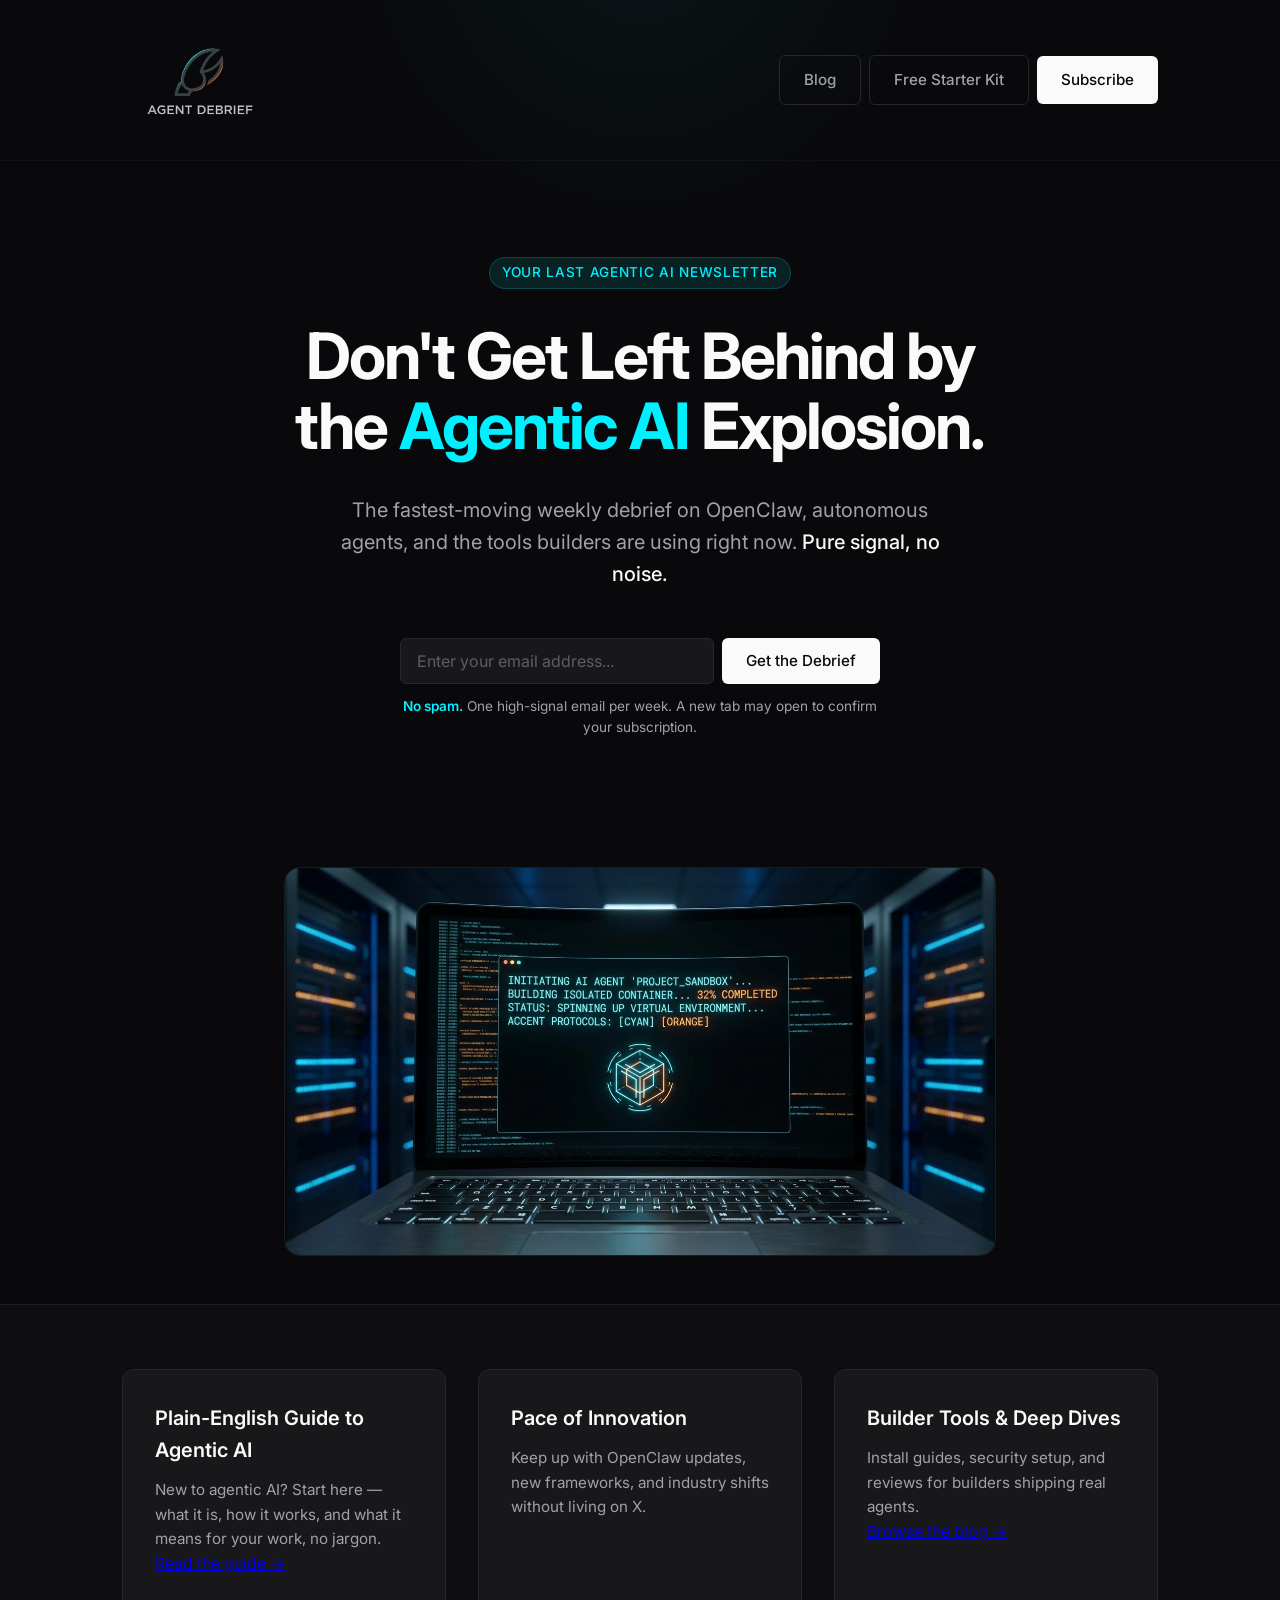
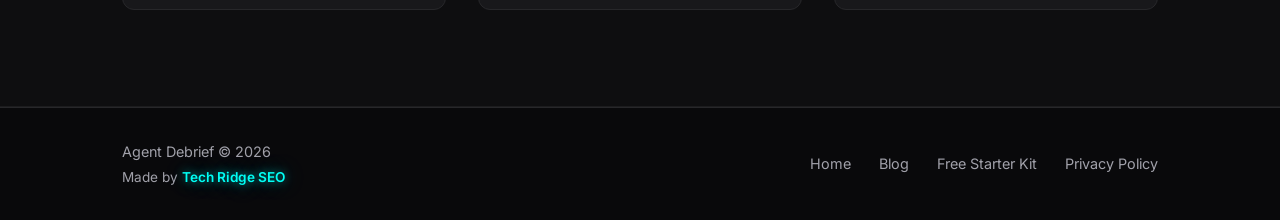
<file: index.html>
<!DOCTYPE html>
<html lang="en">
<head>
    <meta charset="UTF-8">
    <meta name="viewport" content="width=device-width, initial-scale=1.0">
    <meta name="description" content="Weekly OpenClaw &amp; agentic AI newsletter for builders: ecosystem updates, security, and practical guides. Subscribe to Agent Debrief — pure signal, no noise.">
    <title>Agent Debrief | Weekly OpenClaw &amp; Agentic AI Newsletter</title>
    <link rel="canonical" href="https://agentdebrief.com/">
    <meta property="og:title" content="Agent Debrief | Weekly OpenClaw &amp; Agentic AI Newsletter">
    <meta property="og:description" content="Weekly OpenClaw &amp; agentic AI newsletter for builders: ecosystem updates, security, and practical guides. Pure signal, no noise.">
    <meta property="og:image" content="https://agentdebrief.com/og-banner-image.jpg">
    <meta property="og:url" content="https://agentdebrief.com/">
    <meta property="og:type" content="website">
    <meta name="twitter:card" content="summary_large_image">
    <meta name="twitter:title" content="Agent Debrief | Weekly OpenClaw &amp; Agentic AI Newsletter">
    <meta name="twitter:description" content="Weekly OpenClaw &amp; agentic AI newsletter for builders: ecosystem updates, security, and practical guides. Pure signal, no noise.">
    <meta name="twitter:image" content="https://agentdebrief.com/og-banner-image.jpg">
    <link rel="preconnect" href="https://fonts.googleapis.com">
    <link rel="preconnect" href="https://fonts.gstatic.com" crossorigin>
    <link href="https://fonts.googleapis.com/css2?family=Inter:wght@300;400;500;600;700&display=swap" rel="stylesheet">
    <link rel="stylesheet" href="index.css">
    <link rel="icon" type="image/png" href="favicon.png">
    <script type="application/ld+json">
    {
      "@context": "https://schema.org",
      "@type": "Organization",
      "name": "Agent Debrief",
      "url": "https://agentdebrief.com",
      "logo": "https://agentdebrief.com/logo.png",
      "description": "Weekly OpenClaw and agentic AI newsletter for builders: ecosystem updates, security, and practical guides.",
      "sameAs": ["https://buttondown.com/agentdebrief"]
    }
    </script>
</head>
<body>
    <a href="#main" class="skip-link">Skip to main content</a>
    <div class="glow-bg"></div>
    <header class="site-header">
        <div class="container nav-container">
            <a href="/" class="brand" style="text-decoration:none;" aria-label="Agent Debrief — home">
                <img src="logo.png" alt="" class="brand-logo" onerror="this.style.display='none'">
            </a>
            <nav class="main-nav" aria-label="Primary">
                <a href="/blog" class="btn btn-ghost">Blog</a>
                <a href="/lead" class="btn btn-ghost">Free Starter Kit</a>
                <a href="#subscribe" class="btn btn-primary">Subscribe</a>
            </nav>
        </div>
    </header>
    <main id="main">
        <section class="hero">
            <div class="container hero-container">
                <div class="hero-content">
                    <span class="badge">Your Last Agentic AI Newsletter</span>
                    <h1 class="hero-title">Don't Get Left Behind by the <span>Agentic AI</span> Explosion.</h1>
                    <p class="hero-subtitle">The fastest-moving weekly debrief on OpenClaw, autonomous agents, and the tools builders are using right now. <strong>Pure signal, no noise.</strong></p>
                    <form action="https://buttondown.com/api/emails/embed-subscribe/agentdebrief" method="post" target="popupwindow" onsubmit="window.open('https://buttondown.com/agentdebrief', 'popupwindow')" class="subscribe-form" id="subscribe">
                        <div class="input-group">
                            <input type="email" name="email" placeholder="Enter your email address..." required aria-label="Email address">
                            <input type="hidden" value="1" name="embed">
                            <button type="submit" class="btn btn-primary">Get the Debrief</button>
                        </div>
                        <p class="privacy-note"><span style="color: #00f1ff; font-weight: 600;">No spam.</span> One high-signal email per week. A new tab may open to confirm your subscription.</p>
                    </form>
                </div>
            </div>
        </section>
        <div class="home-featured-wrap">
            <img src="/images/home-featured.jpg" alt="An autonomous AI agent running in a sandboxed environment">
        </div>
        <section class="value-props" style="background: rgba(255,255,255,0.02); border-top:1px solid rgba(255,255,255,0.06); border-bottom:1px solid rgba(255,255,255,0.06); margin-top:3rem;">
            <div class="container">
                <div class="grid-3">
                    <div class="card">
                        <h3 class="card-title">Plain-English Guide to Agentic AI</h3>
                        <p class="card-text">New to agentic AI? Start here — what it is, how it works, and what it means for your work, no jargon.</p>
                        <a href="/blog/what-is-agentic-ai" class="article-link">Read the guide →</a>
                    </div>
                    <div class="card">
                        <h3 class="card-title">Pace of Innovation</h3>
                        <p class="card-text">Keep up with OpenClaw updates, new frameworks, and industry shifts without living on X.</p>
                    </div>
                    <div class="card">
                        <h3 class="card-title">Builder Tools &amp; Deep Dives</h3>
                        <p class="card-text">Install guides, security setup, and reviews for builders shipping real agents.</p>
                        <a href="/blog" class="article-link">Browse the blog →</a>
                    </div>
                </div>
            </div>
        </section>
    </main>
    <footer class="site-footer">
        <div class="container footer-container">
            <div class="footer-brand">
                <span>Agent Debrief &copy; 2026</span>
                <p class="footer-made-by">Made by <a class="footer-credit-link" href="https://techridgeseo.com" target="_blank" rel="noopener noreferrer">Tech Ridge SEO</a></p>
            </div>
            <nav class="footer-links">
                <a href="/">Home</a>
                <a href="/blog">Blog</a>
                <a href="/lead">Free Starter Kit</a>
                <a href="/privacy.html">Privacy Policy</a>
            </nav>
        </div>
    </footer>
</body>
</html>
</file>
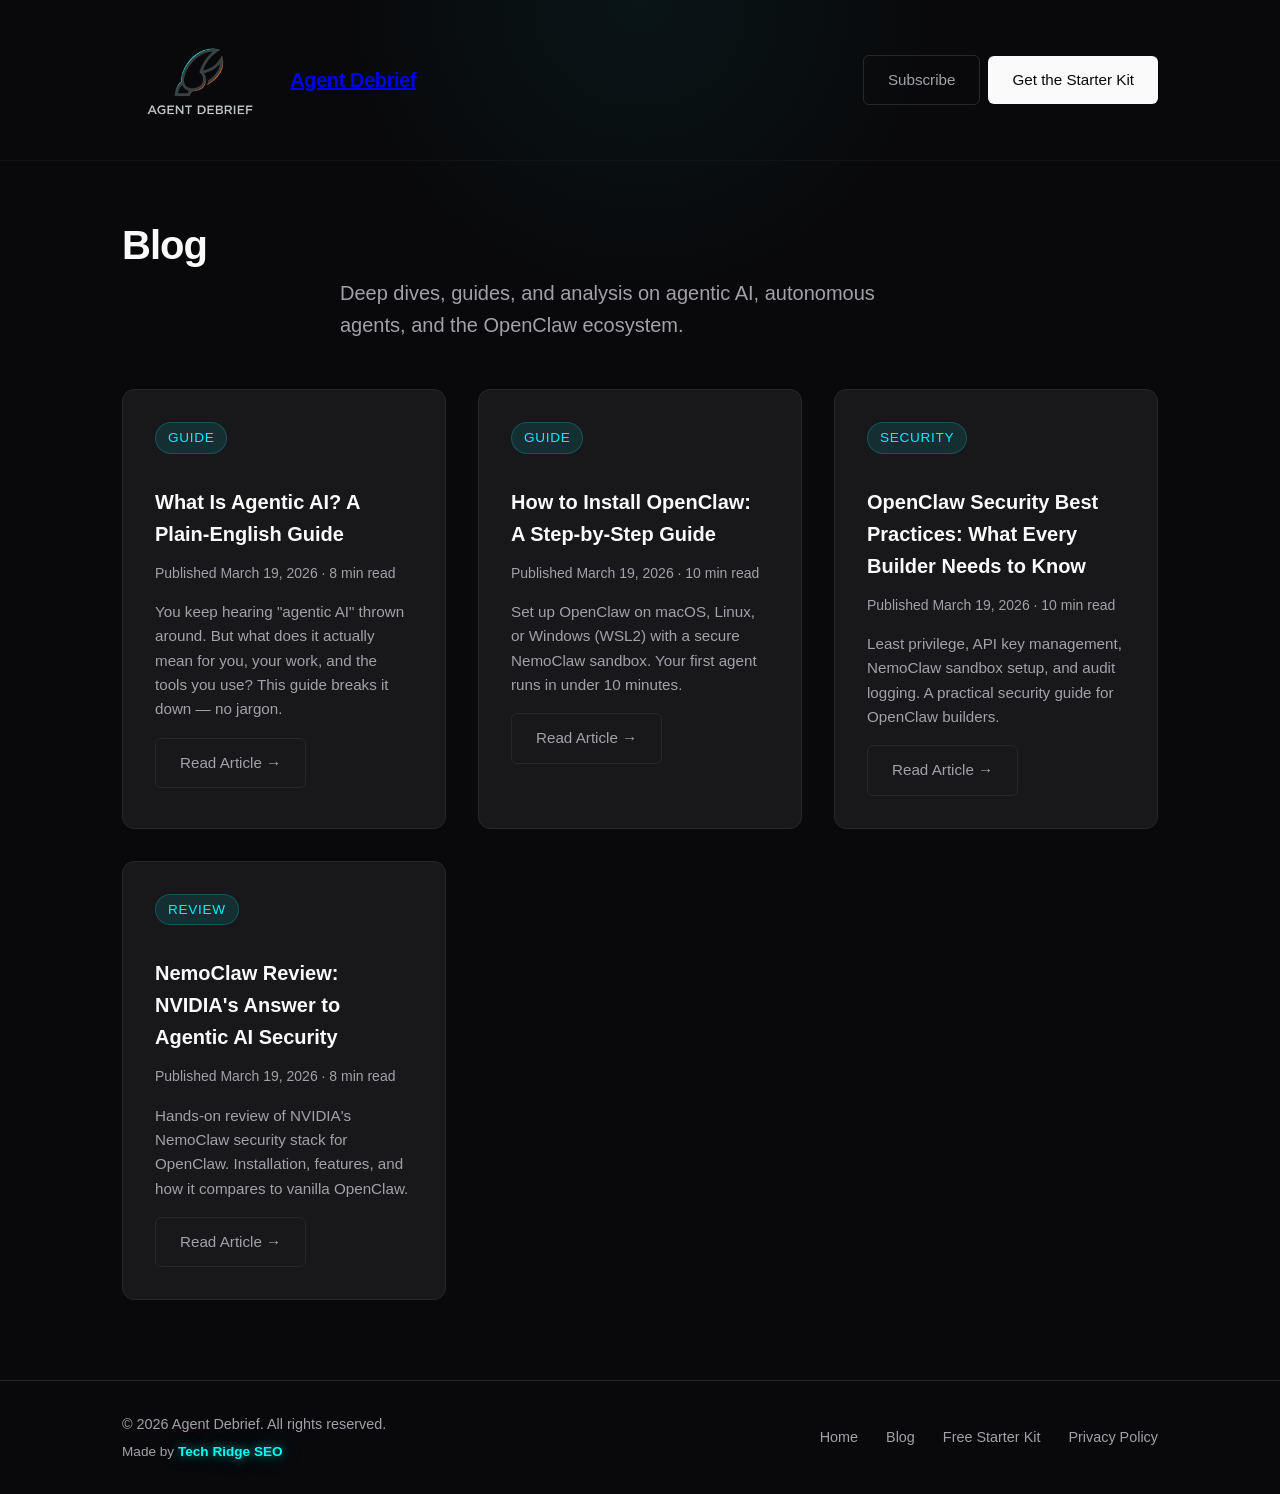
<file: blog/index.html>
<!DOCTYPE html>
<html lang="en">
<head>
    <meta charset="UTF-8">
    <meta name="viewport" content="width=device-width, initial-scale=1.0">
    <title>Blog | Agent Debrief — Intelligence For The Agentic Era</title>
    <meta name="description" content="Deep dives, guides, and analysis on agentic AI, autonomous agents, and the OpenClaw ecosystem.">
    <meta name="robots" content="index, follow">
    <link rel="canonical" href="https://agentdebrief.com/blog">
    <link rel="stylesheet" href="/index.css">
    <link rel="icon" type="image/png" href="/favicon.png">
    <!-- Open Graph -->
    <meta property="og:title" content="Blog | Agent Debrief">
    <meta property="og:description" content="Deep dives, guides, and analysis on agentic AI, autonomous agents, and the OpenClaw ecosystem.">
    <meta property="og:type" content="website">
    <meta property="og:url" content="https://agentdebrief.com/blog">
    <meta property="og:image" content="https://agentdebrief.com/og-banner-image.jpg">
    <!-- Twitter Card -->
    <meta name="twitter:card" content="summary_large_image">
    <meta name="twitter:title" content="Blog | Agent Debrief">
    <meta name="twitter:description" content="Deep dives, guides, and analysis on agentic AI, autonomous agents, and the OpenClaw ecosystem.">
    <meta name="twitter:image" content="https://agentdebrief.com/og-banner-image.jpg">

    <!-- JSON-LD: Blog Schema for GEO -->
    <script type="application/ld+json">
    {
      "@context": "https://schema.org",
      "@type": "Blog",
      "name": "Agent Debrief Blog",
      "description": "Deep dives, guides, and analysis on agentic AI, autonomous agents, and the OpenClaw ecosystem.",
      "url": "https://agentdebrief.com/blog",
      "author": {"@type": "Organization","name": "Agent Debrief","url": "https://agentdebrief.com"},
      "publisher": {"@type": "Organization","name": "Agent Debrief","logo": {"@type": "ImageObject","url": "https://agentdebrief.com/logo.png"}},
      "datePublished": "2026-03-19",
      "keywords": ["agentic AI", "autonomous AI agents", "OpenClaw", "AI agents", "AI newsletter"]
    }
    </script>
</head>
<body>
    <a href="#main" class="skip-link">Skip to main content</a>
    <div class="glow-bg"></div>
    <header class="site-header">
        <div class="container">
            <nav class="nav-container" aria-label="Primary">
                <a href="/" class="brand">
                    <img src="/logo.png" alt="" class="brand-logo">
                    <span class="brand-text">Agent Debrief</span>
                </a>
                <div class="main-nav">
                    <a href="/#subscribe" class="btn btn-ghost">Subscribe</a>
                    <a href="/lead" class="btn btn-primary">Get the Starter Kit</a>
                </div>
            </nav>
        </div>
    </header>
    <main id="main" class="article-main">
        <div class="container">
            <div class="article-header" style="margin-bottom: 3rem;">
                <h1>Blog</h1>
                <p class="hero-subtitle">Deep dives, guides, and analysis on agentic AI, autonomous agents, and the OpenClaw ecosystem.</p>
            </div>
            <div class="grid-3">
                <article class="card">
                    <span class="badge">Guide</span>
                    <h2 class="card-title"><a href="/blog/what-is-agentic-ai" style="color: inherit; text-decoration: none;">What Is Agentic AI? A Plain-English Guide</a></h2>
                    <p class="article-meta">Published March 19, 2026 &middot; 8 min read</p>
                    <p class="card-text" style="margin-top: 1rem;">You keep hearing "agentic AI" thrown around. But what does it actually mean for you, your work, and the tools you use? This guide breaks it down — no jargon.</p>
                    <a href="/blog/what-is-agentic-ai" class="btn btn-ghost" style="margin-top: 1rem; display: inline-block;">Read Article &rarr;</a>
                </article>

                <article class="card">
                    <span class="badge">Guide</span>
                    <h2 class="card-title"><a href="/blog/openclaw-getting-started" style="color: inherit; text-decoration: none;">How to Install OpenClaw: A Step-by-Step Guide</a></h2>
                    <p class="article-meta">Published March 19, 2026 &middot; 10 min read</p>
                    <p class="card-text" style="margin-top: 1rem;">Set up OpenClaw on macOS, Linux, or Windows (WSL2) with a secure NemoClaw sandbox. Your first agent runs in under 10 minutes.</p>
                    <a href="/blog/openclaw-getting-started" class="btn btn-ghost" style="margin-top: 1rem; display: inline-block;">Read Article &rarr;</a>
                </article>

                <article class="card">
                    <span class="badge">Security</span>
                    <h2 class="card-title"><a href="/blog/openclaw-security-best-practices" style="color: inherit; text-decoration: none;">OpenClaw Security Best Practices: What Every Builder Needs to Know</a></h2>
                    <p class="article-meta">Published March 19, 2026 &middot; 10 min read</p>
                    <p class="card-text" style="margin-top: 1rem;">Least privilege, API key management, NemoClaw sandbox setup, and audit logging. A practical security guide for OpenClaw builders.</p>
                    <a href="/blog/openclaw-security-best-practices" class="btn btn-ghost" style="margin-top: 1rem; display: inline-block;">Read Article &rarr;</a>
                </article>

                <article class="card">
                    <span class="badge">Review</span>
                    <h2 class="card-title"><a href="/blog/nemoclaw-review" style="color: inherit; text-decoration: none;">NemoClaw Review: NVIDIA's Answer to Agentic AI Security</a></h2>
                    <p class="article-meta">Published March 19, 2026 &middot; 8 min read</p>
                    <p class="card-text" style="margin-top: 1rem;">Hands-on review of NVIDIA's NemoClaw security stack for OpenClaw. Installation, features, and how it compares to vanilla OpenClaw.</p>
                    <a href="/blog/nemoclaw-review" class="btn btn-ghost" style="margin-top: 1rem; display: inline-block;">Read Article &rarr;</a>
                </article>
            </div>
        </div>
    </main>
    <footer class="site-footer">
        <div class="container">
            <div class="footer-container">
                <div class="footer-brand">
                    <span>&copy; 2026 Agent Debrief. All rights reserved.</span>
                    <p class="footer-made-by">Made by <a class="footer-credit-link" href="https://techridgeseo.com" target="_blank" rel="noopener noreferrer">Tech Ridge SEO</a></p>
                </div>
                <nav class="footer-links">
                    <a href="/">Home</a>
                    <a href="/blog">Blog</a>
                    <a href="/lead">Free Starter Kit</a>
                    <a href="/privacy.html">Privacy Policy</a>
                </nav>
            </div>
        </div>
    </footer>
</body>
</html>
</file>
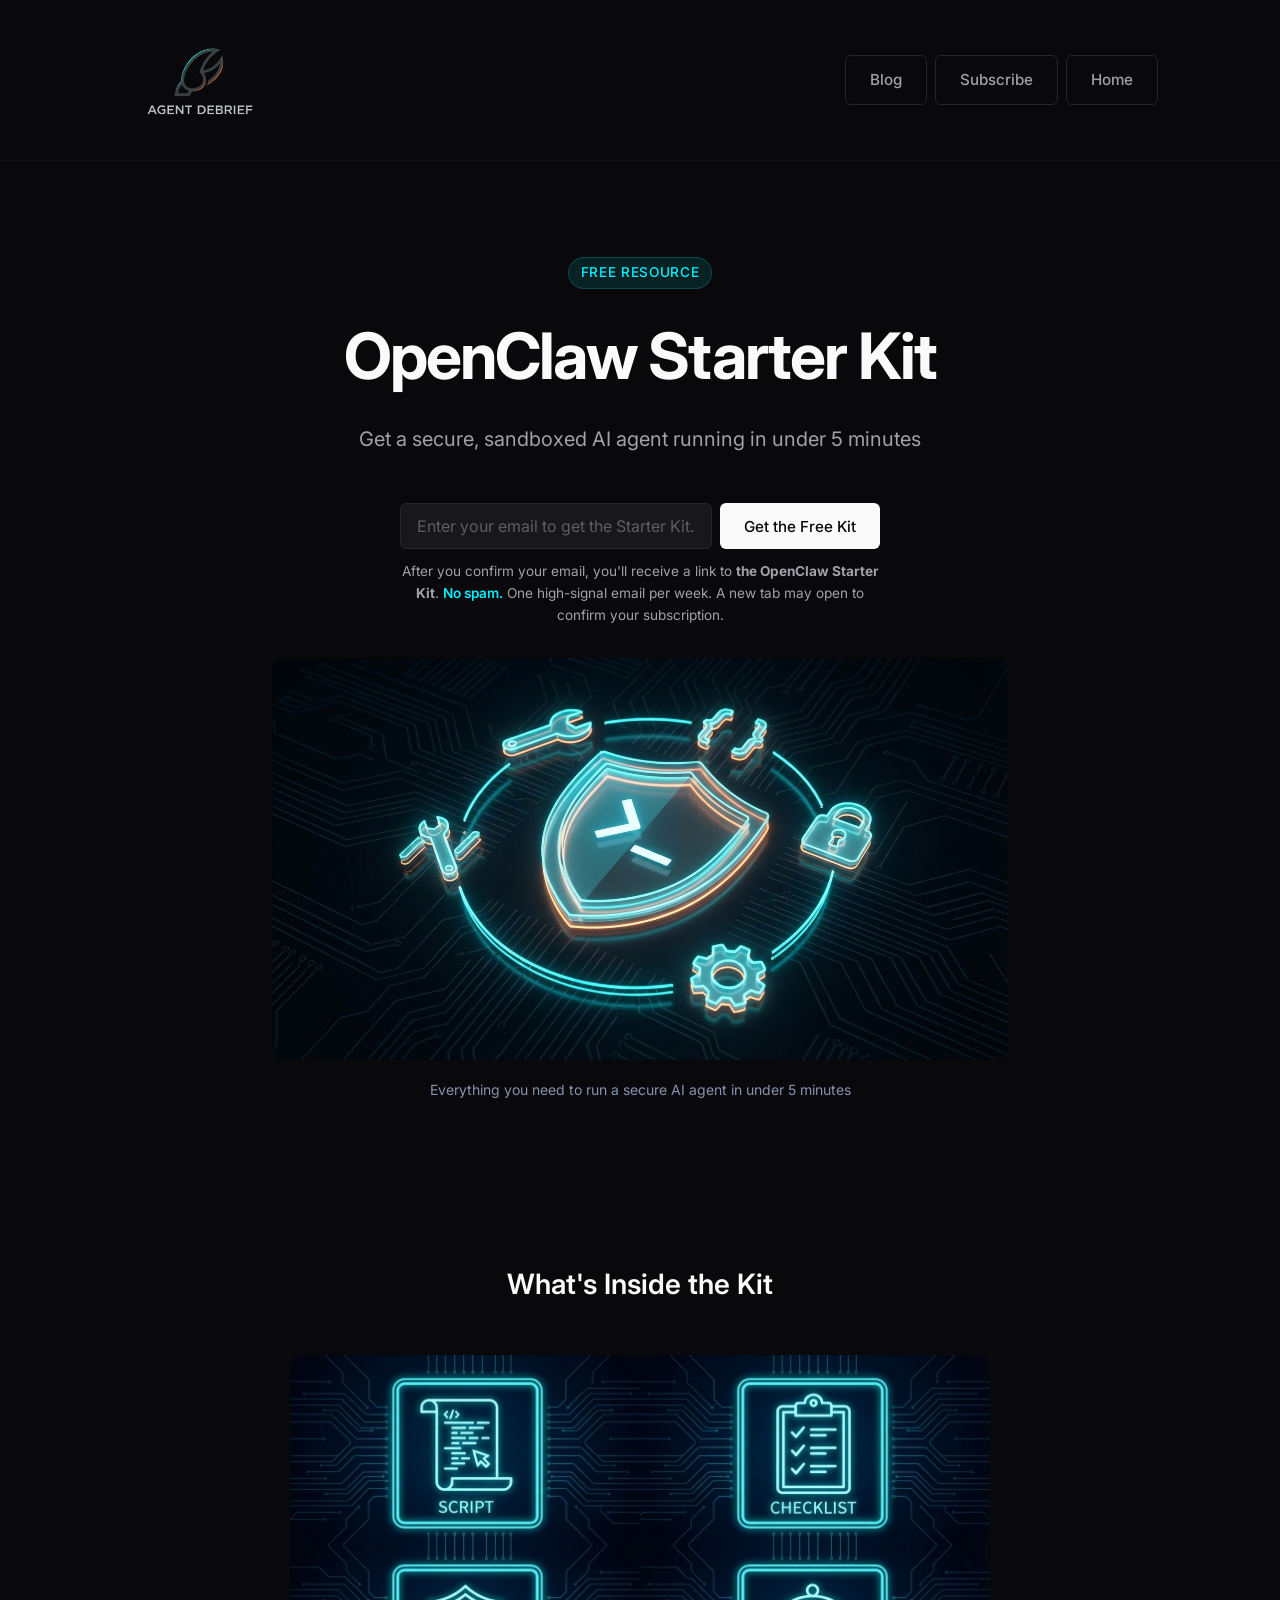
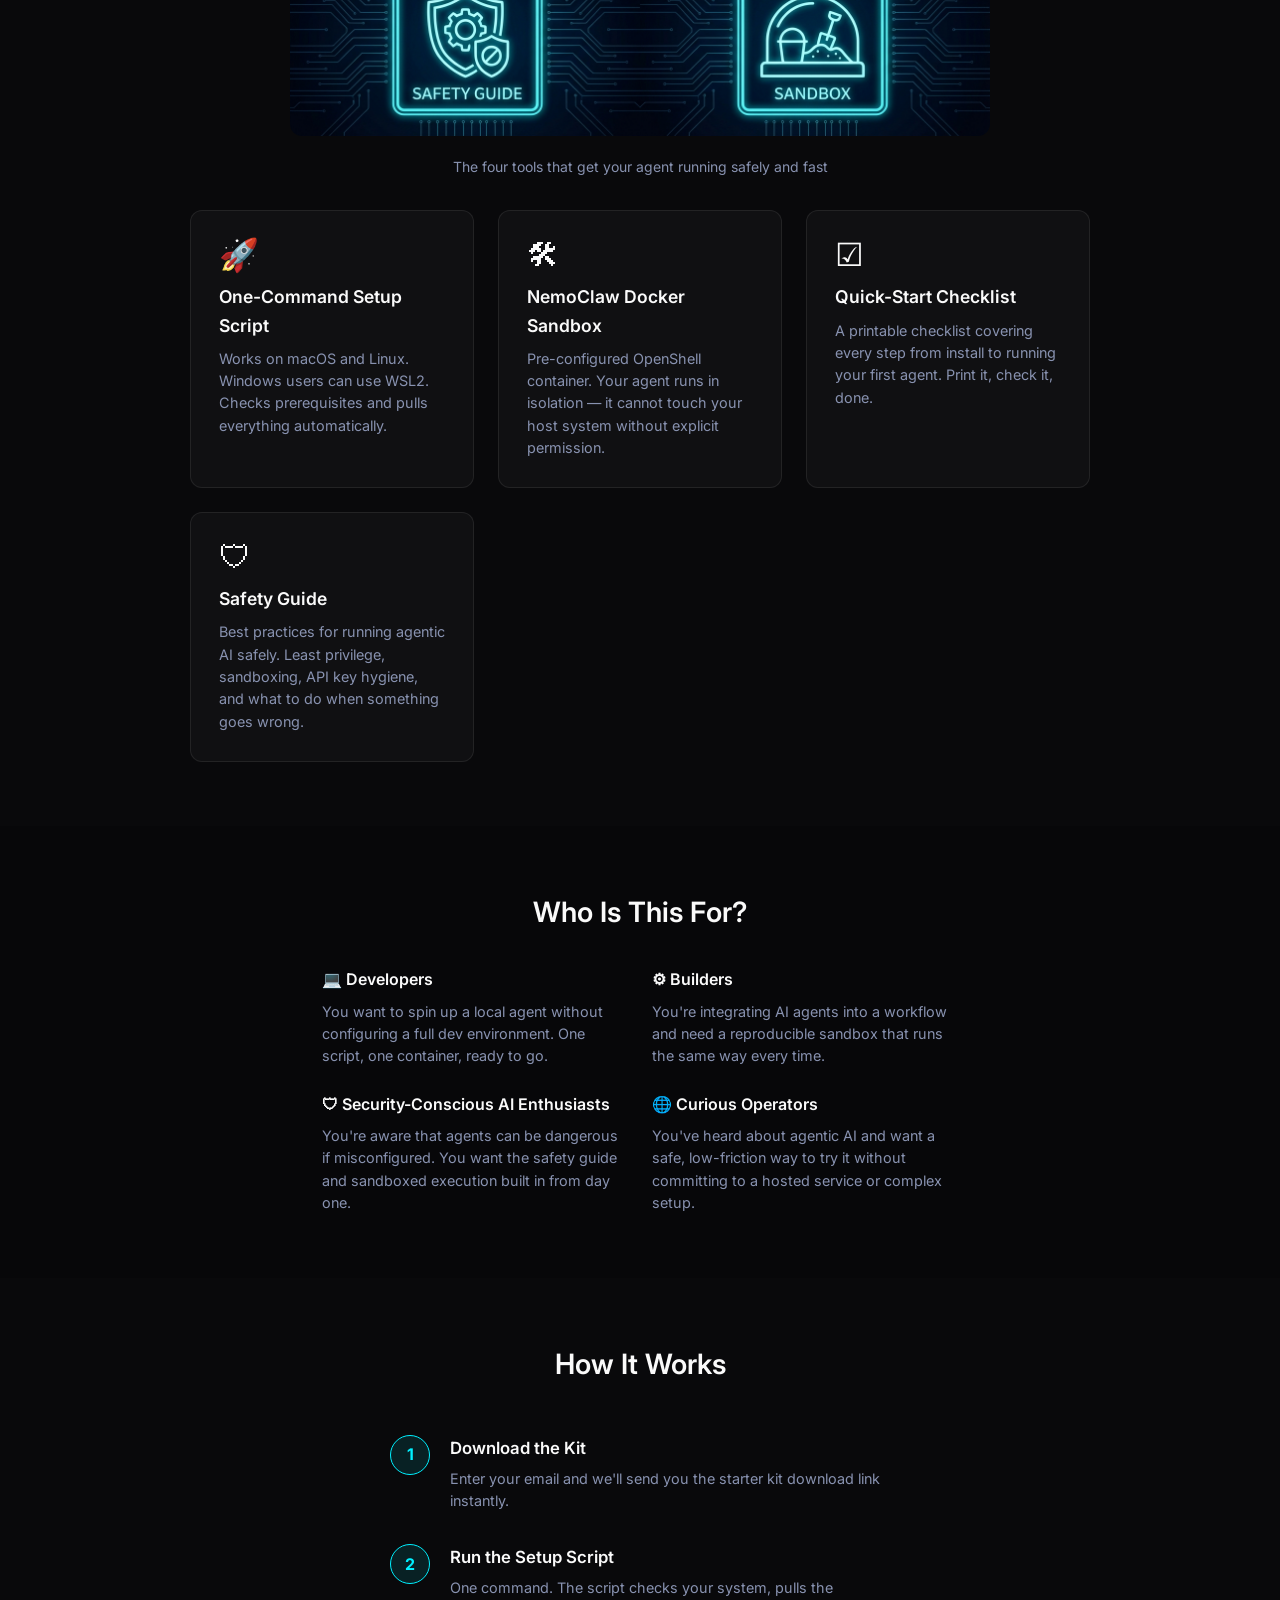
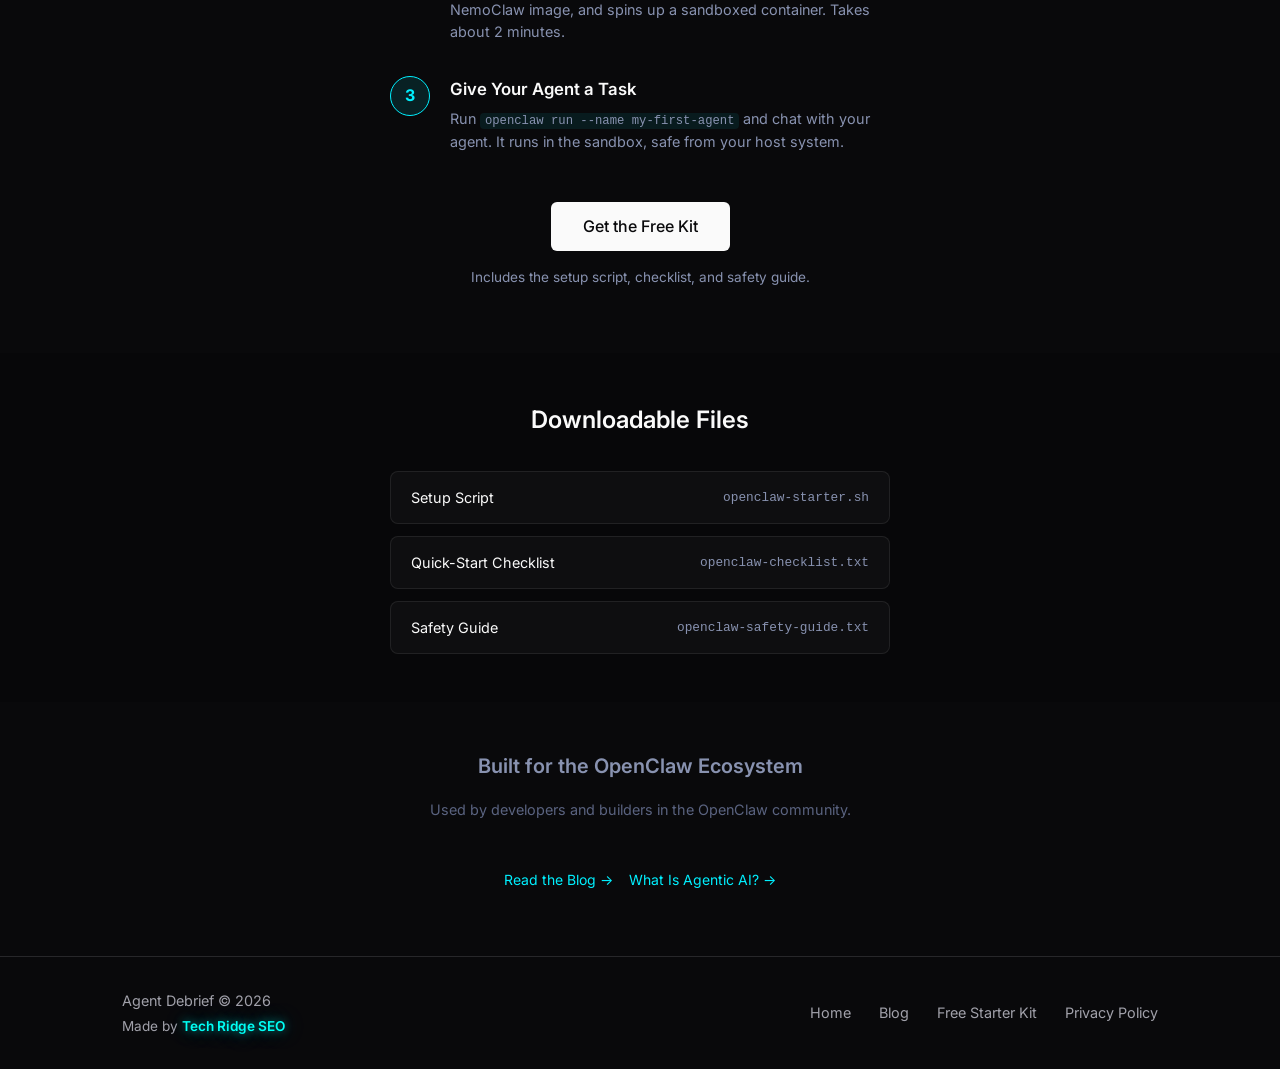
<file: lead/index.html>
<!DOCTYPE html>
<html lang="en">
<head>
    <meta charset="UTF-8">
    <meta name="viewport" content="width=device-width, initial-scale=1.0">
    <meta name="description" content="Get the OpenClaw Starter Kit — a one-command sandbox that gets a secure AI agent running in under 5 minutes. Includes checklist, safety guide, and step-by-step walkthrough.">
    <title>OpenClaw Starter Kit | Agent Debrief</title>
    <link rel="canonical" href="https://agentdebrief.com/lead">
    <link rel="icon" type="image/png" href="/favicon.png">

    <!-- Open Graph / Social Media -->
    <meta property="og:title" content="OpenClaw Starter Kit | Agent Debrief">
    <meta property="og:description" content="Get a secure, sandboxed AI agent running in under 5 minutes. Includes one-command setup, NemoClaw sandbox, checklist, and safety guide.">
    <meta property="og:image" content="https://agentdebrief.com/og-banner-image.jpg">
    <meta property="og:url" content="https://agentdebrief.com/lead">
    <meta property="og:type" content="website">

    <meta name="twitter:card" content="summary_large_image">
    <meta name="twitter:title" content="OpenClaw Starter Kit | Agent Debrief">
    <meta name="twitter:description" content="Get a secure, sandboxed AI agent running in under 5 minutes.">
    <meta name="twitter:image" content="https://agentdebrief.com/og-banner-image.jpg">

    <script type="application/ld+json">
    {
      "@context": "https://schema.org",
      "@type": "WebPage",
      "name": "OpenClaw Starter Kit | Agent Debrief",
      "description": "Get a secure, sandboxed AI agent running in under 5 minutes. Includes one-command setup, NemoClaw sandbox, checklist, and safety guide.",
      "url": "https://agentdebrief.com/lead",
      "isPartOf": {
        "@type": "WebSite",
        "name": "Agent Debrief",
        "url": "https://agentdebrief.com"
      },
      "publisher": {
        "@type": "Organization",
        "name": "Agent Debrief",
        "url": "https://agentdebrief.com",
        "logo": {
          "@type": "ImageObject",
          "url": "https://agentdebrief.com/logo.png"
        }
      }
    }
    </script>

    <!-- Google Fonts: Inter -->
    <link rel="preconnect" href="https://fonts.googleapis.com">
    <link rel="preconnect" href="https://fonts.gstatic.com" crossorigin>
    <link href="https://fonts.googleapis.com/css2?family=Inter:wght@300;400;500;600;700&display=swap" rel="stylesheet">

    <!-- Stylesheet (root-relative so it works in /lead/) -->
    <link rel="stylesheet" href="/index.css">
</head>
<body class="lead-page">
    <a href="#main" class="skip-link">Skip to main content</a>
    <div class="glow-bg"></div>

    <header class="site-header">
        <div class="container nav-container">
            <a href="/" class="brand lead-brand" aria-label="Agent Debrief — home">
                <img src="/logo.png" alt="" class="brand-logo" onerror="this.style.display='none'">
            </a>
            <nav class="main-nav" aria-label="Primary">
                <a href="/blog" class="btn btn-ghost">Blog</a>
                <a href="/#subscribe" class="btn btn-ghost">Subscribe</a>
                <a href="/" class="btn btn-ghost">Home</a>
            </nav>
        </div>
    </header>

    <main id="main">

        <!-- Hero -->
        <section class="hero">
            <div class="container hero-container">
                <div class="hero-content">
                    <span class="badge">Free Resource</span>
                    <h1 class="hero-title">OpenClaw Starter Kit</h1>
                    <p class="hero-subtitle">Get a secure, sandboxed AI agent running in under 5 minutes</p>

                    <form action="https://buttondown.com/api/emails/embed-subscribe/agentdebrief" method="post" target="popupwindow" onsubmit="window.open('https://buttondown.com/agentdebrief', 'popupwindow')" class="subscribe-form" id="lead-subscribe">
                        <div class="input-group">
                            <input type="email" name="email" placeholder="Enter your email to get the Starter Kit..." required aria-label="Email address">
                            <input type="hidden" value="1" name="embed" />
                            <button type="submit" class="btn btn-primary">Get the Free Kit</button>
                        </div>
                        <p class="privacy-note">
                            After you confirm your email, you'll receive a link to <strong>the OpenClaw Starter Kit</strong>.
                            <span class="text-accent">No spam.</span> One high-signal email per week. A new tab may open to confirm your subscription.
                        </p>
                    </form>

                    <figure class="lead-hero-figure">
                        <img src="/images/lead-magnet-featured.jpg" alt="OpenClaw Starter Kit: security-focused agent setup">
                        <figcaption class="lead-figcaption">Everything you need to run a secure AI agent in under 5 minutes</figcaption>
                    </figure>
                </div>
            </div>
        </section>

        <!-- What's Inside -->
        <section class="lead-section">
            <div class="container">
                <h2 class="lead-section-title">What's Inside the Kit</h2>

                <figure class="lead-kit-figure">
                    <img src="/images/lead-magnet-contents.jpg" alt="OpenClaw Starter Kit contents: script, checklist, safety guide, sandbox">
                    <figcaption class="lead-figcaption">The four tools that get your agent running safely and fast</figcaption>
                </figure>

                <div class="lead-wide">
                    <div class="lead-kit-grid">

                        <div class="lead-kit-card">
                            <div class="lead-kit-icon" aria-hidden="true">&#128640;</div>
                            <h3 class="lead-kit-card-title">One-Command Setup Script</h3>
                            <p class="lead-body-muted">Works on macOS and Linux. Windows users can use WSL2. Checks prerequisites and pulls everything automatically.</p>
                        </div>

                        <div class="lead-kit-card">
                            <div class="lead-kit-icon" aria-hidden="true">&#128736;</div>
                            <h3 class="lead-kit-card-title">NemoClaw Docker Sandbox</h3>
                            <p class="lead-body-muted">Pre-configured OpenShell container. Your agent runs in isolation — it cannot touch your host system without explicit permission.</p>
                        </div>

                        <div class="lead-kit-card">
                            <div class="lead-kit-icon" aria-hidden="true">&#9745;</div>
                            <h3 class="lead-kit-card-title">Quick-Start Checklist</h3>
                            <p class="lead-body-muted">A printable checklist covering every step from install to running your first agent. Print it, check it, done.</p>
                        </div>

                        <div class="lead-kit-card">
                            <div class="lead-kit-icon" aria-hidden="true">&#128737;</div>
                            <h3 class="lead-kit-card-title">Safety Guide</h3>
                            <p class="lead-body-muted">Best practices for running agentic AI safely. Least privilege, sandboxing, API key hygiene, and what to do when something goes wrong.</p>
                        </div>

                    </div>
                </div>
            </div>
        </section>

        <!-- Who Is This For -->
        <section class="lead-section lead-section--band">
            <div class="container lead-narrow">
                <h2 class="lead-section-title lead-section-title--tight">Who Is This For?</h2>
                <div class="lead-audience-grid">

                    <div class="lead-audience-item">
                        <h3 class="lead-mini-title">&#128187; Developers</h3>
                        <p class="lead-body-muted">You want to spin up a local agent without configuring a full dev environment. One script, one container, ready to go.</p>
                    </div>

                    <div class="lead-audience-item">
                        <h3 class="lead-mini-title">&#9881; Builders</h3>
                        <p class="lead-body-muted">You're integrating AI agents into a workflow and need a reproducible sandbox that runs the same way every time.</p>
                    </div>

                    <div class="lead-audience-item">
                        <h3 class="lead-mini-title">&#128737; Security-Conscious AI Enthusiasts</h3>
                        <p class="lead-body-muted">You're aware that agents can be dangerous if misconfigured. You want the safety guide and sandboxed execution built in from day one.</p>
                    </div>

                    <div class="lead-audience-item">
                        <h3 class="lead-mini-title">&#127760; Curious Operators</h3>
                        <p class="lead-body-muted">You've heard about agentic AI and want a safe, low-friction way to try it without committing to a hosted service or complex setup.</p>
                    </div>

                </div>
            </div>
        </section>

        <!-- How It Works -->
        <section class="lead-section">
            <div class="container lead-narrow">
                <h2 class="lead-section-title">How It Works</h2>
                <div class="lead-steps">

                    <div class="lead-step">
                        <div class="lead-step-num" aria-hidden="true">1</div>
                        <div>
                            <h3 class="lead-step-title">Download the Kit</h3>
                            <p class="lead-body-muted">Enter your email and we'll send you the starter kit download link instantly.</p>
                        </div>
                    </div>

                    <div class="lead-step">
                        <div class="lead-step-num" aria-hidden="true">2</div>
                        <div>
                            <h3 class="lead-step-title">Run the Setup Script</h3>
                            <p class="lead-body-muted">One command. The script checks your system, pulls the NemoClaw image, and spins up a sandboxed container. Takes about 2 minutes.</p>
                        </div>
                    </div>

                    <div class="lead-step">
                        <div class="lead-step-num" aria-hidden="true">3</div>
                        <div>
                            <h3 class="lead-step-title">Give Your Agent a Task</h3>
                            <p class="lead-body-muted">Run <code class="lead-inline-code">openclaw run --name my-first-agent</code> and chat with your agent. It runs in the sandbox, safe from your host system.</p>
                        </div>
                    </div>

                </div>

                <div class="lead-cta-group">
                    <a href="#lead-subscribe" class="btn btn-primary lead-cta-btn">Get the Free Kit</a>
                    <p class="lead-cta-hint">Includes the setup script, checklist, and safety guide.</p>
                </div>
            </div>
        </section>

        <!-- What's Included — File List -->
        <section class="lead-section lead-section--band lead-section--tight">
            <div class="container lead-narrow">
                <h2 class="lead-section-title lead-section-title--small">Downloadable Files</h2>
                <div class="lead-file-list">

                    <div class="lead-file-row">
                        <span class="lead-file-name">Setup Script</span>
                        <code class="lead-file-code">openclaw-starter.sh</code>
                    </div>
                    <div class="lead-file-row">
                        <span class="lead-file-name">Quick-Start Checklist</span>
                        <code class="lead-file-code">openclaw-checklist.txt</code>
                    </div>
                    <div class="lead-file-row">
                        <span class="lead-file-name">Safety Guide</span>
                        <code class="lead-file-code">openclaw-safety-guide.txt</code>
                    </div>

                </div>
            </div>
        </section>

        <!-- Trusted By / As Seen In (placeholder) -->
        <section class="lead-section lead-section--tight">
            <div class="container lead-narrow lead-trust">
                <h2 class="lead-section-title--micro">Built for the OpenClaw Ecosystem</h2>
                <p class="lead-trust-sub">Used by developers and builders in the OpenClaw community.</p>
            </div>
        </section>

        <!-- Internal Links -->
        <section class="lead-section--footer-pad">
            <div class="container lead-narrow">
                <div class="lead-nav-links">
                    <a href="/blog" class="lead-nav-link">Read the Blog →</a>
                    <a href="/blog/what-is-agentic-ai" class="lead-nav-link">What Is Agentic AI? →</a>
                </div>
            </div>
        </section>

    </main>

    <footer class="site-footer">
        <div class="container footer-container">
            <div class="footer-brand">
                <span>Agent Debrief &copy; 2026</span>
                <p class="footer-made-by">Made by <a class="footer-credit-link" href="https://techridgeseo.com" target="_blank" rel="noopener noreferrer">Tech Ridge SEO</a></p>
            </div>
            <nav class="footer-links">
                <a href="/">Home</a>
                <a href="/blog">Blog</a>
                <a href="/lead">Free Starter Kit</a>
                <a href="/privacy.html">Privacy Policy</a>
            </nav>
        </div>
    </footer>

</body>
</html>
</file>
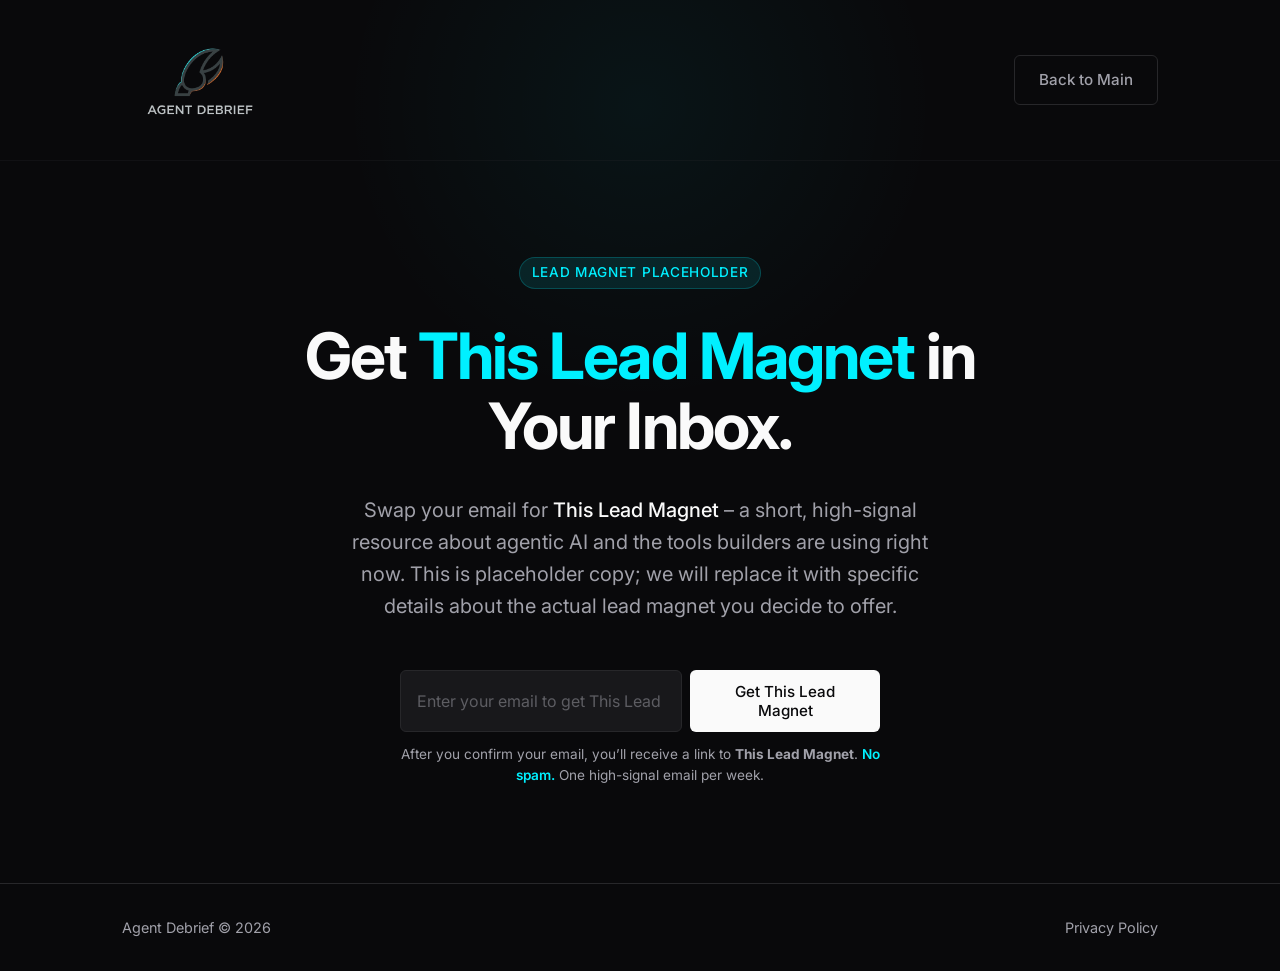
<file: lead.html>
<!DOCTYPE html>
<html lang="en">
<head>
    <meta charset="UTF-8">
    <meta name="viewport" content="width=device-width, initial-scale=1.0">
    <meta name="description" content="Get This Lead Magnet from Agent Debrief in exchange for your email.">
    <title>This Lead Magnet | Agent Debrief</title>
    
    <!-- Open Graph / Social Media -->
    <meta property="og:title" content="This Lead Magnet | Agent Debrief">
    <meta property="og:description" content="Grab This Lead Magnet from Agent Debrief and stay ahead of the agentic AI wave.">
    <meta property="og:image" content="https://agentdebrief.com/logo.banner.png">
    <meta property="og:url" content="https://agentdebrief.com/lead">
    <meta property="og:type" content="website">
    
    <meta name="twitter:card" content="summary_large_image">
    <meta name="twitter:title" content="This Lead Magnet | Agent Debrief">
    <meta name="twitter:description" content="Grab This Lead Magnet from Agent Debrief and stay ahead of the agentic AI wave.">
    <meta name="twitter:image" content="https://agentdebrief.com/logo.banner.png">
    
    <!-- Google Fonts: Inter -->
    <link rel="preconnect" href="https://fonts.googleapis.com">
    <link rel="preconnect" href="https://fonts.gstatic.com" crossorigin>
    <link href="https://fonts.googleapis.com/css2?family=Inter:wght@300;400;500;600;700&display=swap" rel="stylesheet">
    
    <!-- Stylesheet -->
    <link rel="stylesheet" href="index.css">
</head>
<body>
    
    <div class="glow-bg"></div>

    <header class="site-header">
        <div class="container nav-container">
            <a href="/" class="brand" style="text-decoration: none; color: inherit;">
                <img src="logo.png" alt="Agent Debrief Logo" class="brand-logo" onerror="this.style.display='none'">
            </a>
            <nav class="main-nav">
                <a href="/#subscribe" class="btn btn-ghost">Back to Main</a>
            </nav>
        </div>
    </header>

    <main>
        <section class="hero">
            <div class="container hero-container">
                <div class="hero-content">
                    <span class="badge">Lead Magnet Placeholder</span>
                    <h1 class="hero-title">Get <span>This Lead Magnet</span> in Your Inbox.</h1>
                    <p class="hero-subtitle">
                        Swap your email for <strong>This Lead Magnet</strong> – a short, high-signal resource about agentic AI and the tools builders are using right now.
                        This is placeholder copy; we will replace it with specific details about the actual lead magnet you decide to offer.
                    </p>
                    
                    <form action="https://buttondown.com/api/emails/embed-subscribe/agentdebrief" method="post" target="popupwindow" onsubmit="window.open('https://buttondown.com/agentdebrief', 'popupwindow')" class="subscribe-form" id="lead-subscribe">
                        <div class="input-group">
                            <input type="email" name="email" placeholder="Enter your email to get This Lead Magnet..." required aria-label="Email address">
                            <input type="hidden" value="1" name="embed" />
                            <button type="submit" class="btn btn-primary">Get This Lead Magnet</button>
                        </div>
                        <p class="privacy-note">
                            After you confirm your email, you’ll receive a link to <strong>This Lead Magnet</strong>.
                            <span style="color: #00f1ff; font-weight: 600;">No spam.</span> One high-signal email per week.
                        </p>
                    </form>
                </div>
            </div>
        </section>
    </main>

    <footer class="site-footer">
        <div class="container footer-container">
            <div class="footer-brand">
                <span>Agent Debrief &copy; 2026</span>
            </div>
            <div class="footer-links">
                <a href="/privacy.html">Privacy Policy</a>
            </div>
        </div>
    </footer>

</body>
</html>
</file>
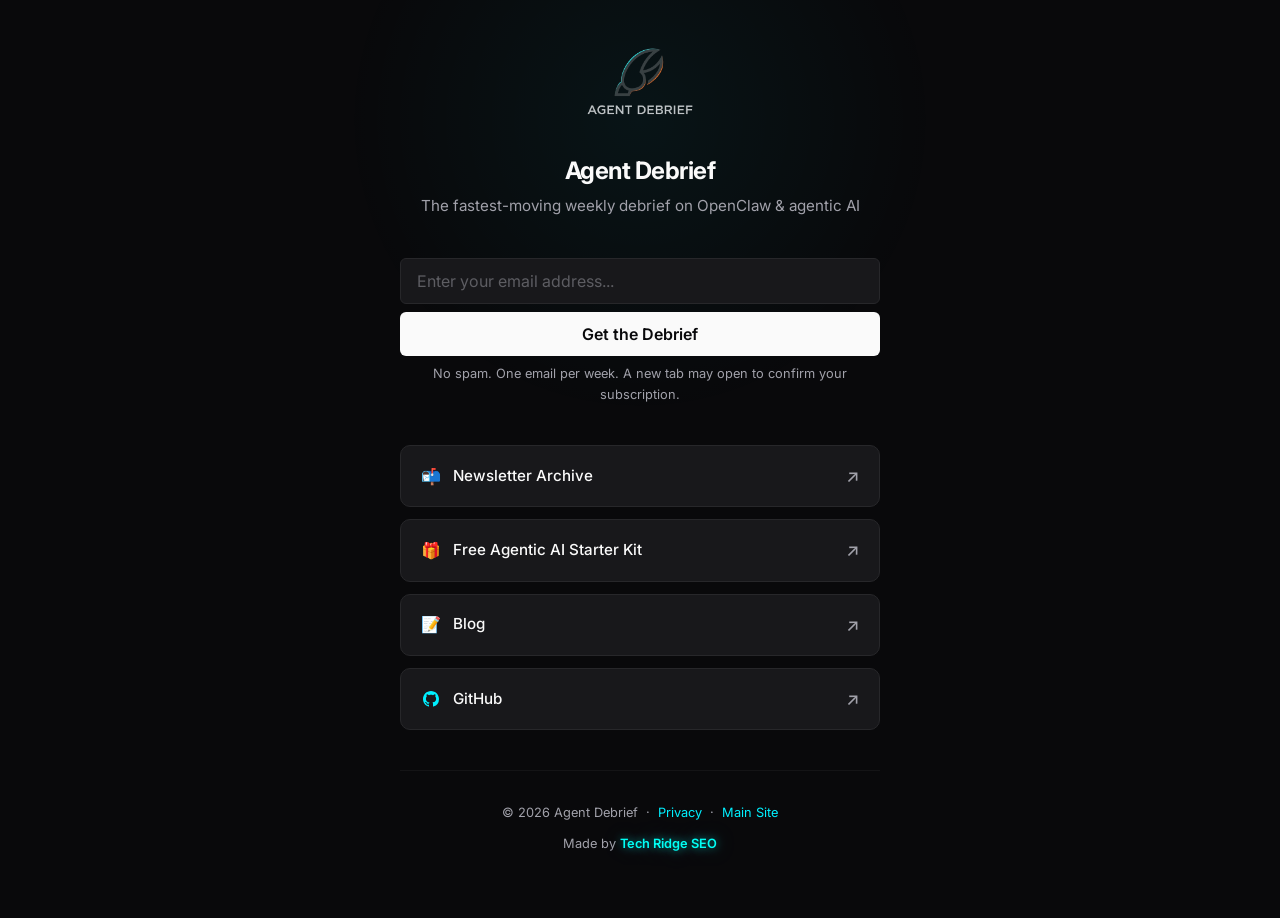
<file: link-in-bio.html>
<!DOCTYPE html>
<html lang="en">
<head>
    <meta charset="UTF-8">
    <meta name="viewport" content="width=device-width, initial-scale=1.0">
    <title>Agent Debrief | Link in Bio</title>
    <meta name="description" content="The fastest-moving weekly debrief on OpenClaw, autonomous agents, and the tools builders are using right now.">
    <link rel="canonical" href="https://agentdebrief.com/link-in-bio.html">
    <meta property="og:title" content="Agent Debrief | Link in Bio">
    <meta property="og:description" content="The fastest-moving weekly debrief on OpenClaw, autonomous agents, and the tools builders are using right now. Pure signal, no noise.">
    <meta property="og:image" content="https://agentdebrief.com/og-banner-image.jpg">
    <meta property="og:url" content="https://agentdebrief.com/link-in-bio.html">
    <meta property="og:type" content="website">
    <meta name="twitter:card" content="summary_large_image">
    <meta name="twitter:title" content="Agent Debrief | Link in Bio">
    <meta name="twitter:description" content="The fastest-moving weekly debrief on OpenClaw, autonomous agents, and the tools builders are using right now. Pure signal, no noise.">
    <meta name="twitter:image" content="https://agentdebrief.com/og-banner-image.jpg">
    <link rel="preconnect" href="https://fonts.googleapis.com">
    <link rel="preconnect" href="https://fonts.gstatic.com" crossorigin>
    <link href="https://fonts.googleapis.com/css2?family=Inter:wght@300;400;500;600;700&display=swap" rel="stylesheet">
    <link rel="stylesheet" href="index.css">
    <link rel="icon" type="image/png" href="favicon.png">
    <script type="application/ld+json">
    {
      "@context": "https://schema.org",
      "@type": "Organization",
      "name": "Agent Debrief",
      "url": "https://agentdebrief.com",
      "logo": "https://agentdebrief.com/logo.png",
      "description": "Weekly OpenClaw and agentic AI newsletter for builders: ecosystem updates, security, and practical guides.",
      "sameAs": [
        "https://buttondown.com/agentdebrief",
        "https://github.com/agentdebrief"
      ]
    }
    </script>
</head>
<body class="bio-page">
    <div class="glow-bg"></div>

    <div class="bio-container">
        <img src="logo.png" alt="Agent Debrief Logo" class="brand-logo">
        <h1 class="bio-brand-name">Agent Debrief</h1>
        <p class="bio-tagline">The fastest-moving weekly debrief on OpenClaw &amp; agentic AI</p>

        <form
            action="https://buttondown.com/api/emails/embed-subscribe/agentdebrief"
            method="post"
            target="popupwindow"
            onsubmit="window.open('https://buttondown.com/agentdebrief', 'popupwindow')"
            class="bio-subscribe-form"
        >
            <input type="email" name="email" placeholder="Enter your email address..." required>
            <input type="hidden" value="1" name="embed">
            <button type="submit">Get the Debrief</button>
            <p class="bio-privacy-note">No spam. One email per week. A new tab may open to confirm your subscription.</p>
        </form>

        <div class="bio-links">
            <a href="https://buttondown.com/agentdebrief" class="bio-link" target="_blank" rel="noopener">
                <span class="bio-link-left">
                    <span class="bio-link-icon">📬</span>
                    <span>Newsletter Archive</span>
                </span>
                <span class="bio-link-arrow">↗</span>
            </a>
            <a href="/lead" class="bio-link">
                <span class="bio-link-left">
                    <span class="bio-link-icon">🎁</span>
                    <span>Free Agentic AI Starter Kit</span>
                </span>
                <span class="bio-link-arrow">↗</span>
            </a>
            <a href="/blog" class="bio-link">
                <span class="bio-link-left">
                    <span class="bio-link-icon">📝</span>
                    <span>Blog</span>
                </span>
                <span class="bio-link-arrow">↗</span>
            </a>
            <a href="https://github.com/agentdebrief" class="bio-link" target="_blank" rel="noopener">
                <span class="bio-link-left">
                    <span class="bio-link-icon">
                        <svg width="16" height="16" viewBox="0 0 24 24" fill="currentColor" aria-hidden="true">
                            <path d="M12 0C5.37 0 0 5.37 0 12c0 5.31 3.435 9.795 8.205 11.385.6.105.825-.255.825-.57 0-.285-.015-1.23-.015-2.235-3.015.555-3.795-.735-4.035-1.41-.135-.345-.72-1.41-1.23-1.695-.42-.225-1.02-.78-.015-.795.945-.015 1.62.87 1.845 1.23 1.08 1.815 2.805 1.305 3.495.99.105-.78.42-1.305.765-1.605-2.67-.3-5.46-1.335-5.46-5.925 0-1.305.465-2.385 1.23-3.225-.12-.3-.54-1.53.12-3.18 0 0 1.005-.315 3.3 1.23.96-.27 1.98-.405 3-.405s2.04.135 3 .405c2.295-1.56 3.3-1.23 3.3-1.23.66 1.65.24 2.88.12 3.18.765.84 1.23 1.905 1.23 3.225 0 4.605-2.805 5.625-5.475 5.925.435.375.81 1.095.81 2.22 0 1.605-.015 2.895-.015 3.3 0 .315.225.69.825.57A12.02 12.02 0 0 0 24 12c0-6.63-5.37-12-12-12z"/>
                        </svg>
                    </span>
                    <span>GitHub</span>
                </span>
                <span class="bio-link-arrow">↗</span>
            </a>
        </div>

        <div class="bio-divider"></div>

        <p class="bio-footer">
            &copy; 2026 Agent Debrief &nbsp;&middot;&nbsp;
            <a href="/privacy.html">Privacy</a> &nbsp;&middot;&nbsp;
            <a href="/">Main Site</a>
            <br>
            <span class="bio-footer-credit">Made by <a class="footer-credit-link" href="https://techridgeseo.com" target="_blank" rel="noopener noreferrer">Tech Ridge SEO</a></span>
        </p>
    </div>
</body>
</html>
</file>
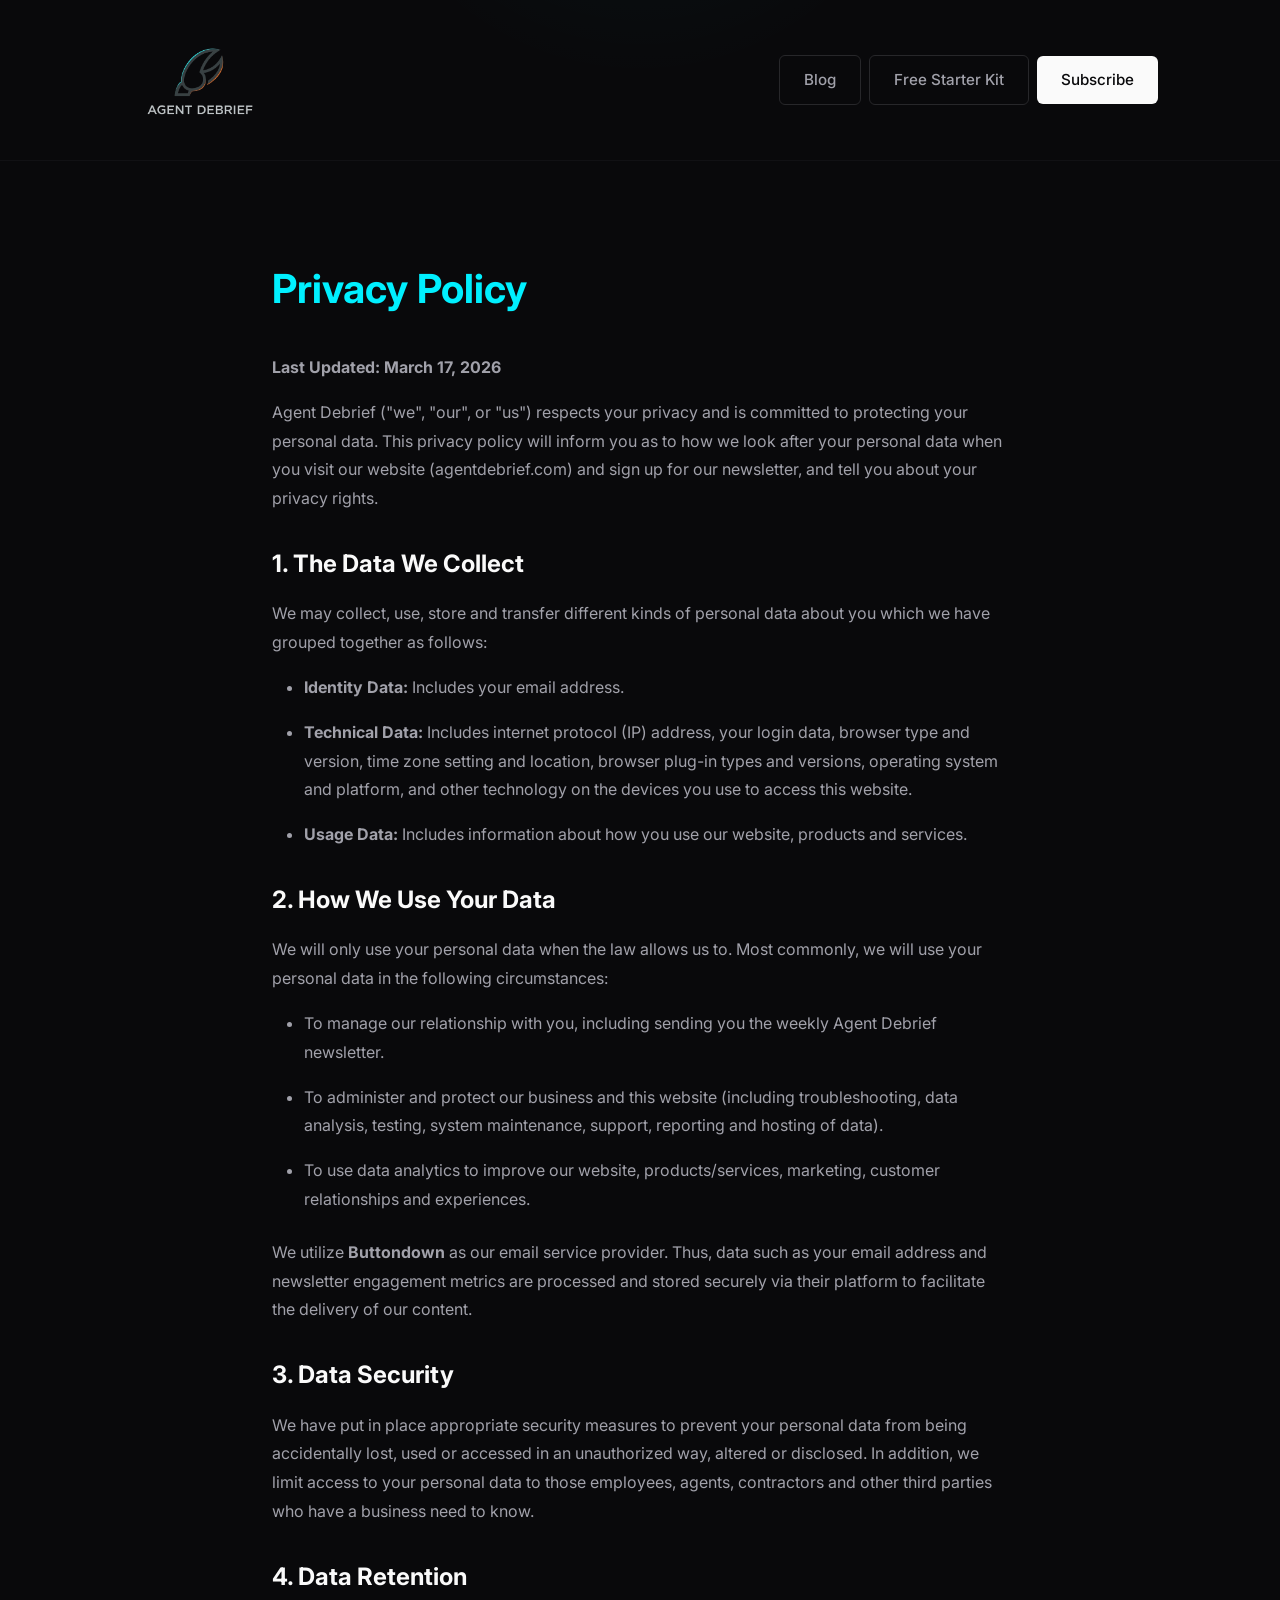
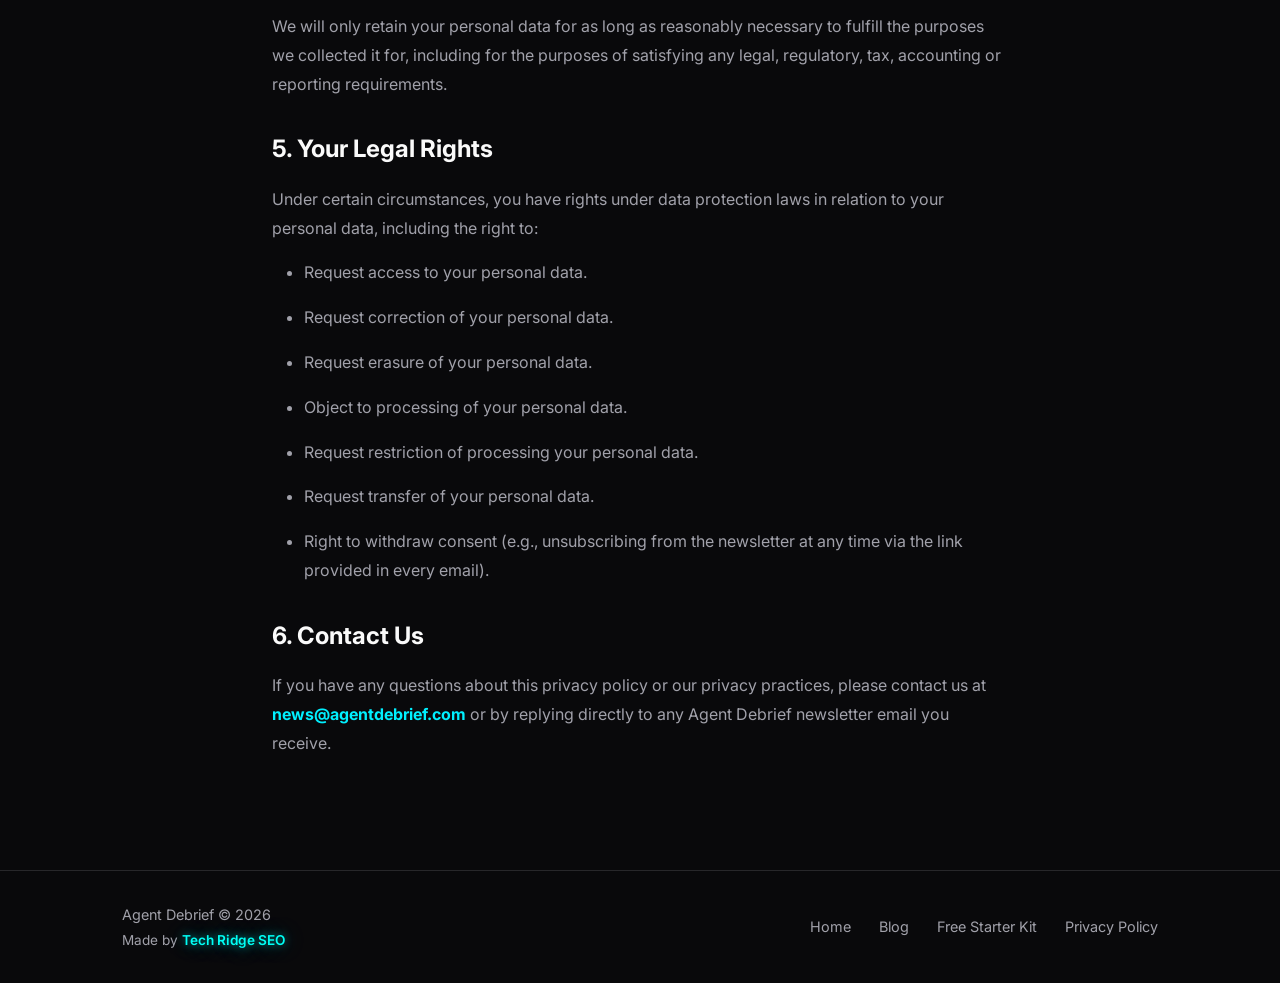
<file: privacy.html>
<!DOCTYPE html>
<html lang="en">
<head>
    <meta charset="UTF-8">
    <meta name="viewport" content="width=device-width, initial-scale=1.0">
    <meta name="description" content="Privacy Policy for Agent Debrief.">
    <title>Privacy Policy | Agent Debrief</title>
    <link rel="canonical" href="https://agentdebrief.com/privacy.html">

    <!-- Open Graph / Social Media -->
    <meta property="og:title" content="Privacy Policy | Agent Debrief">
    <meta property="og:description" content="Privacy Policy for Agent Debrief.">
    <meta property="og:image" content="https://agentdebrief.com/og-banner-image.jpg">
    <meta property="og:url" content="https://agentdebrief.com/privacy.html">
    <meta property="og:type" content="website">

    <meta name="twitter:card" content="summary_large_image">
    <meta name="twitter:title" content="Privacy Policy | Agent Debrief">
    <meta name="twitter:description" content="Privacy Policy for Agent Debrief.">
    <meta name="twitter:image" content="https://agentdebrief.com/og-banner-image.jpg">
    
    <!-- Google Fonts: Inter -->
    <link rel="preconnect" href="https://fonts.googleapis.com">
    <link rel="preconnect" href="https://fonts.gstatic.com" crossorigin>
    <link href="https://fonts.googleapis.com/css2?family=Inter:wght@300;400;500;600;700&display=swap" rel="stylesheet">
    
    <!-- Stylesheet -->
    <link rel="stylesheet" href="index.css">

    <!-- LegalDocument JSON-LD Schema -->
    <script type="application/ld+json">
    {
      "@context": "https://schema.org",
      "@type": "LegalDocument",
      "name": "Privacy Policy for Agent Debrief",
      "description": "Privacy policy for Agent Debrief newsletter and website (agentdebrief.com). Describes data collection, usage, security, and user rights.",
      "publisher": {
        "@type": "Organization",
        "name": "Agent Debrief",
        "url": "https://agentdebrief.com"
      },
      "datePublished": "2026-03-17",
      "dateModified": "2026-03-17",
      "url": "https://agentdebrief.com/privacy.html"
    }
    </script>

    <style>
        .legal-content {
            max-width: 800px;
            margin: 6rem auto;
            padding: 0 var(--spacing-lg);
        }
        
        .legal-content h1 {
            font-size: 2.5rem;
            margin-bottom: 2rem;
            color: var(--accent-cyan);
        }
        
        .legal-content h2 {
            font-size: 1.5rem;
            margin-top: 2rem;
            margin-bottom: 1rem;
            color: var(--text-primary);
        }
        
        .legal-content p, .legal-content li {
            color: var(--text-secondary);
            margin-bottom: 1rem;
            line-height: 1.8;
        }
        
        .legal-content ul {
            margin-left: 2rem;
            margin-bottom: 1.5rem;
        }
        
        .legal-content a {
            color: var(--accent-cyan);
            text-decoration: none;
        }
        
        .legal-content a:hover {
            text-decoration: underline;
        }
    </style>
</head>
<body>
    <a href="#main" class="skip-link">Skip to main content</a>
    <div class="glow-bg"></div>

    <header class="site-header">
        <div class="container nav-container">
            <a href="/" class="brand" style="text-decoration: none; color: inherit;" aria-label="Agent Debrief — home">
                <img src="logo.png" alt="" class="brand-logo" onerror="this.style.display='none'">
            </a>
            <nav class="main-nav" aria-label="Primary">
                <a href="/blog" class="btn btn-ghost">Blog</a>
                <a href="/lead" class="btn btn-ghost">Free Starter Kit</a>
                <a href="/#subscribe" class="btn btn-primary">Subscribe</a>
            </nav>
        </div>
    </header>

    <main id="main" class="legal-content">
        <h1>Privacy Policy</h1>
        <p><strong>Last Updated: March 17, 2026</strong></p>
        
        <p>Agent Debrief ("we", "our", or "us") respects your privacy and is committed to protecting your personal data. This privacy policy will inform you as to how we look after your personal data when you visit our website (agentdebrief.com) and sign up for our newsletter, and tell you about your privacy rights.</p>
        
        <h2>1. The Data We Collect</h2>
        <p>We may collect, use, store and transfer different kinds of personal data about you which we have grouped together as follows:</p>
        <ul>
            <li><strong>Identity Data:</strong> Includes your email address.</li>
            <li><strong>Technical Data:</strong> Includes internet protocol (IP) address, your login data, browser type and version, time zone setting and location, browser plug-in types and versions, operating system and platform, and other technology on the devices you use to access this website.</li>
            <li><strong>Usage Data:</strong> Includes information about how you use our website, products and services.</li>
        </ul>
        
        <h2>2. How We Use Your Data</h2>
        <p>We will only use your personal data when the law allows us to. Most commonly, we will use your personal data in the following circumstances:</p>
        <ul>
            <li>To manage our relationship with you, including sending you the weekly Agent Debrief newsletter.</li>
            <li>To administer and protect our business and this website (including troubleshooting, data analysis, testing, system maintenance, support, reporting and hosting of data).</li>
            <li>To use data analytics to improve our website, products/services, marketing, customer relationships and experiences.</li>
        </ul>
        <p>We utilize <strong>Buttondown</strong> as our email service provider. Thus, data such as your email address and newsletter engagement metrics are processed and stored securely via their platform to facilitate the delivery of our content.</p>
        
        <h2>3. Data Security</h2>
        <p>We have put in place appropriate security measures to prevent your personal data from being accidentally lost, used or accessed in an unauthorized way, altered or disclosed. In addition, we limit access to your personal data to those employees, agents, contractors and other third parties who have a business need to know.</p>
        
        <h2>4. Data Retention</h2>
        <p>We will only retain your personal data for as long as reasonably necessary to fulfill the purposes we collected it for, including for the purposes of satisfying any legal, regulatory, tax, accounting or reporting requirements.</p>
        
        <h2>5. Your Legal Rights</h2>
        <p>Under certain circumstances, you have rights under data protection laws in relation to your personal data, including the right to:</p>
        <ul>
            <li>Request access to your personal data.</li>
            <li>Request correction of your personal data.</li>
            <li>Request erasure of your personal data.</li>
            <li>Object to processing of your personal data.</li>
            <li>Request restriction of processing your personal data.</li>
            <li>Request transfer of your personal data.</li>
            <li>Right to withdraw consent (e.g., unsubscribing from the newsletter at any time via the link provided in every email).</li>
        </ul>
        
        <h2>6. Contact Us</h2>
        <p>If you have any questions about this privacy policy or our privacy practices, please contact us at <strong><a href="mailto:news@agentdebrief.com">news@agentdebrief.com</a></strong> or by replying directly to any Agent Debrief newsletter email you receive.</p>
    </main>

    <footer class="site-footer">
        <div class="container footer-container">
            <div class="footer-brand">
                <span>Agent Debrief &copy; 2026</span>
                <p class="footer-made-by">Made by <a class="footer-credit-link" href="https://techridgeseo.com" target="_blank" rel="noopener noreferrer">Tech Ridge SEO</a></p>
            </div>
            <nav class="footer-links">
                <a href="/">Home</a>
                <a href="/blog">Blog</a>
                <a href="/lead">Free Starter Kit</a>
                <a href="/privacy.html">Privacy Policy</a>
            </nav>
        </div>
    </footer>

</body>
</html>
</file>
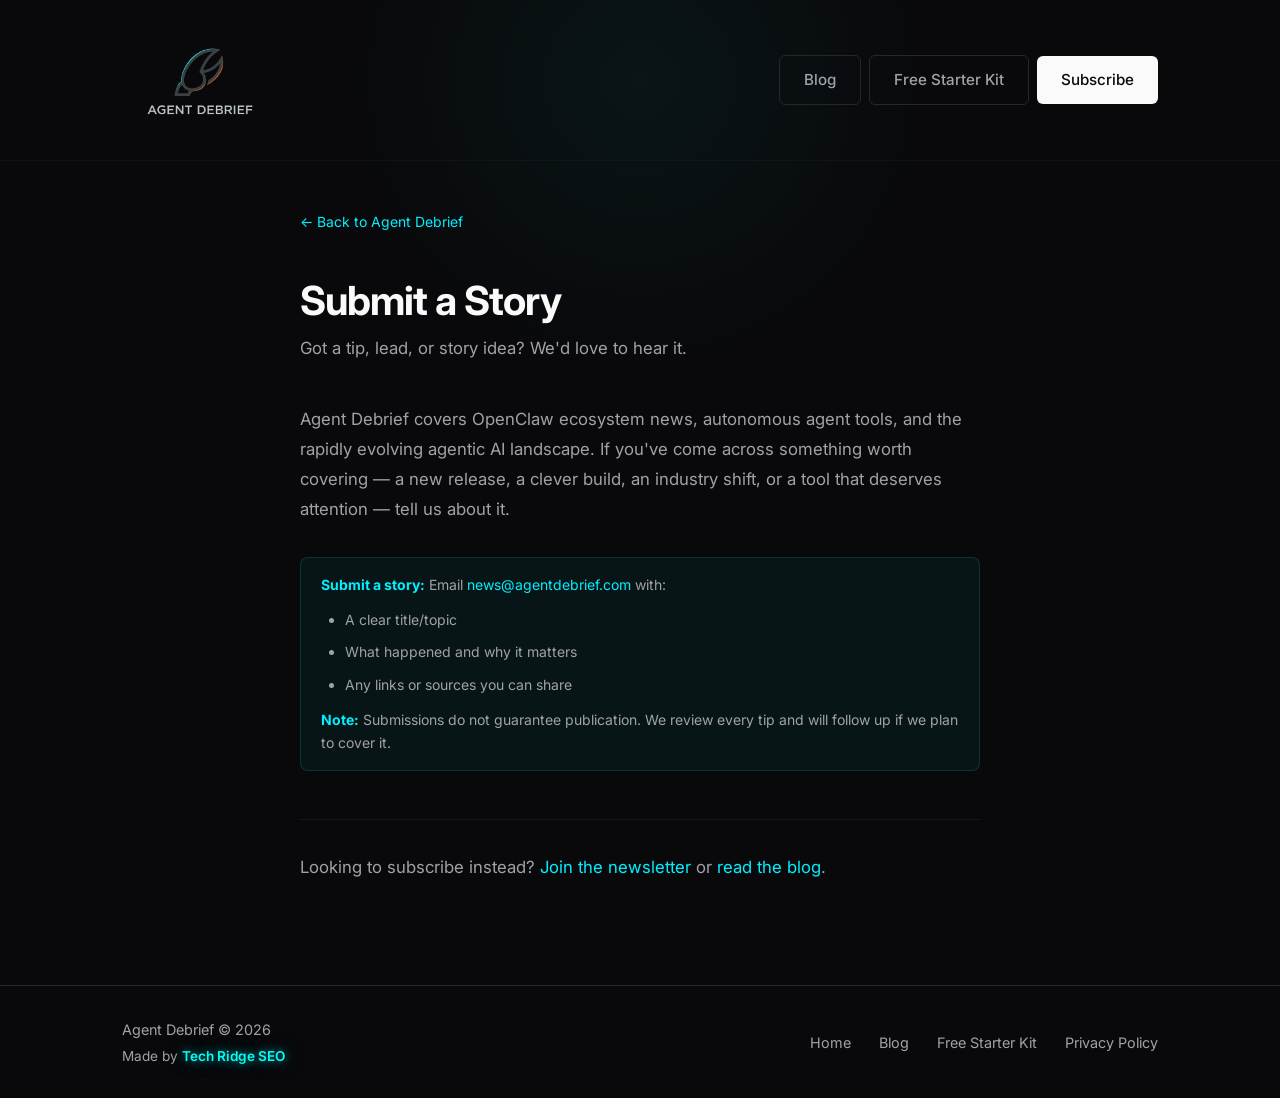
<file: submit-a-story.html>
<!DOCTYPE html>
<html lang="en">
<head>
    <meta charset="UTF-8">
    <meta name="viewport" content="width=device-width, initial-scale=1.0">
    <title>Submit a Story | Agent Debrief</title>
    <meta name="description" content="Have a story idea or tip about OpenClaw, autonomous agents, or the agentic AI space? Submit it to Agent Debrief.">
    <link rel="canonical" href="https://agentdebrief.com/submit-a-story.html">
    <meta property="og:title" content="Submit a Story | Agent Debrief">
    <meta property="og:description" content="Have a story idea or tip about OpenClaw, autonomous agents, or the agentic AI space? Submit it to Agent Debrief.">
    <meta property="og:image" content="https://agentdebrief.com/og-banner-image.jpg">
    <meta property="og:url" content="https://agentdebrief.com/submit-a-story.html">
    <meta property="og:type" content="website">
    <meta name="twitter:card" content="summary_large_image">
    <meta name="twitter:title" content="Submit a Story | Agent Debrief">
    <meta name="twitter:description" content="Have a story idea or tip about OpenClaw, autonomous agents, or the agentic AI space? Submit it to Agent Debrief.">
    <meta name="twitter:image" content="https://agentdebrief.com/og-banner-image.jpg">
    <link rel="preconnect" href="https://fonts.googleapis.com">
    <link rel="preconnect" href="https://fonts.gstatic.com" crossorigin>
    <link href="https://fonts.googleapis.com/css2?family=Inter:wght@300;400;500;600;700&display=swap" rel="stylesheet">
    <link rel="stylesheet" href="index.css">
    <link rel="icon" type="image/png" href="favicon.png">
    <script type="application/ld+json">
    {
      "@context": "https://schema.org",
      "@type": "Organization",
      "name": "Agent Debrief",
      "url": "https://agentdebrief.com",
      "logo": "https://agentdebrief.com/logo.png",
      "description": "The fastest-moving weekly debrief on OpenClaw, autonomous agents, and the tools builders are using right now."
    }
    </script>
</head>
<body>
    <a href="#main" class="skip-link">Skip to main content</a>
    <div class="glow-bg"></div>

    <header class="site-header">
        <div class="container nav-container">
            <a href="/" class="brand" style="text-decoration:none;" aria-label="Agent Debrief — home">
                <img src="logo.png" alt="" class="brand-logo">
            </a>
            <nav class="main-nav" aria-label="Primary">
                <a href="/blog" class="btn btn-ghost">Blog</a>
                <a href="/lead" class="btn btn-ghost">Free Starter Kit</a>
                <a href="/#subscribe" class="btn btn-primary">Subscribe</a>
            </nav>
        </div>
    </header>

    <main id="main" class="article-main submit-page">
        <div class="container">
            <div class="article-content">
                <a href="/" class="back-link">← Back to Agent Debrief</a>

                <div class="article-header">
                    <h1>Submit a Story</h1>
                    <p class="article-meta">Got a tip, lead, or story idea? We'd love to hear it.</p>
                </div>

                <p class="submit-intro">Agent Debrief covers OpenClaw ecosystem news, autonomous agent tools, and the rapidly evolving agentic AI landscape. If you've come across something worth covering — a new release, a clever build, an industry shift, or a tool that deserves attention — tell us about it.</p>

                <div class="submission-note">
                    <strong>Submit a story:</strong> Email <a href="mailto:news@agentdebrief.com">news@agentdebrief.com</a>
                    with:
                    <ul>
                        <li>A clear title/topic</li>
                        <li>What happened and why it matters</li>
                        <li>Any links or sources you can share</li>
                    </ul>
                    <div class="submit-note-footer">
                        <strong>Note:</strong> Submissions do not guarantee publication. We review every tip and will follow up if we plan to cover it.
                    </div>
                </div>

                <div class="submit-crosslinks">
                    <p>
                        Looking to subscribe instead?
                        <a href="/#subscribe">Join the newsletter</a>
                        or
                        <a href="/blog">read the blog</a>.
                    </p>
                </div>
            </div>
        </div>
    </main>

    <footer class="site-footer">
        <div class="container footer-container">
            <div class="footer-brand">
                <span>Agent Debrief &copy; 2026</span>
                <p class="footer-made-by">Made by <a class="footer-credit-link" href="https://techridgeseo.com" target="_blank" rel="noopener noreferrer">Tech Ridge SEO</a></p>
            </div>
            <nav class="footer-links">
                <a href="/">Home</a>
                <a href="/blog">Blog</a>
                <a href="/lead">Free Starter Kit</a>
                <a href="/privacy.html">Privacy Policy</a>
            </nav>
        </div>
    </footer>
</body>
</html>
</file>
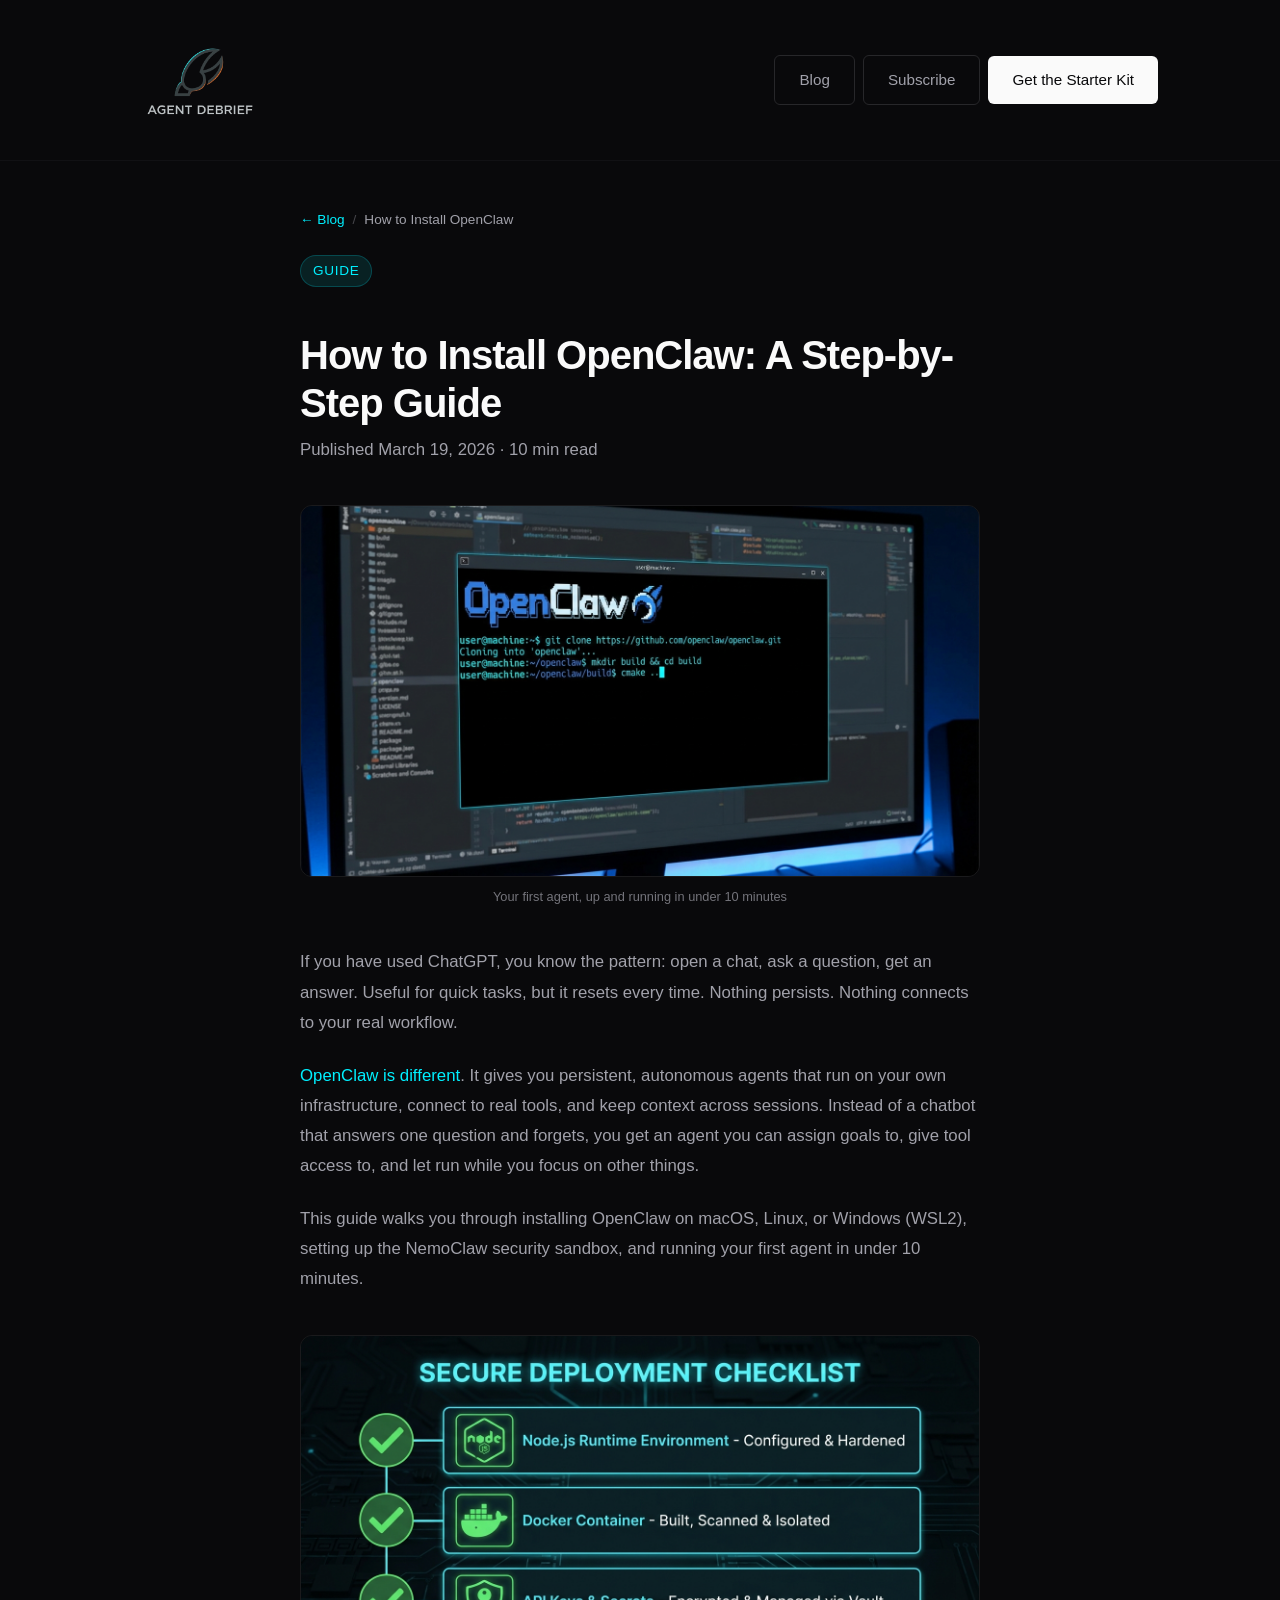
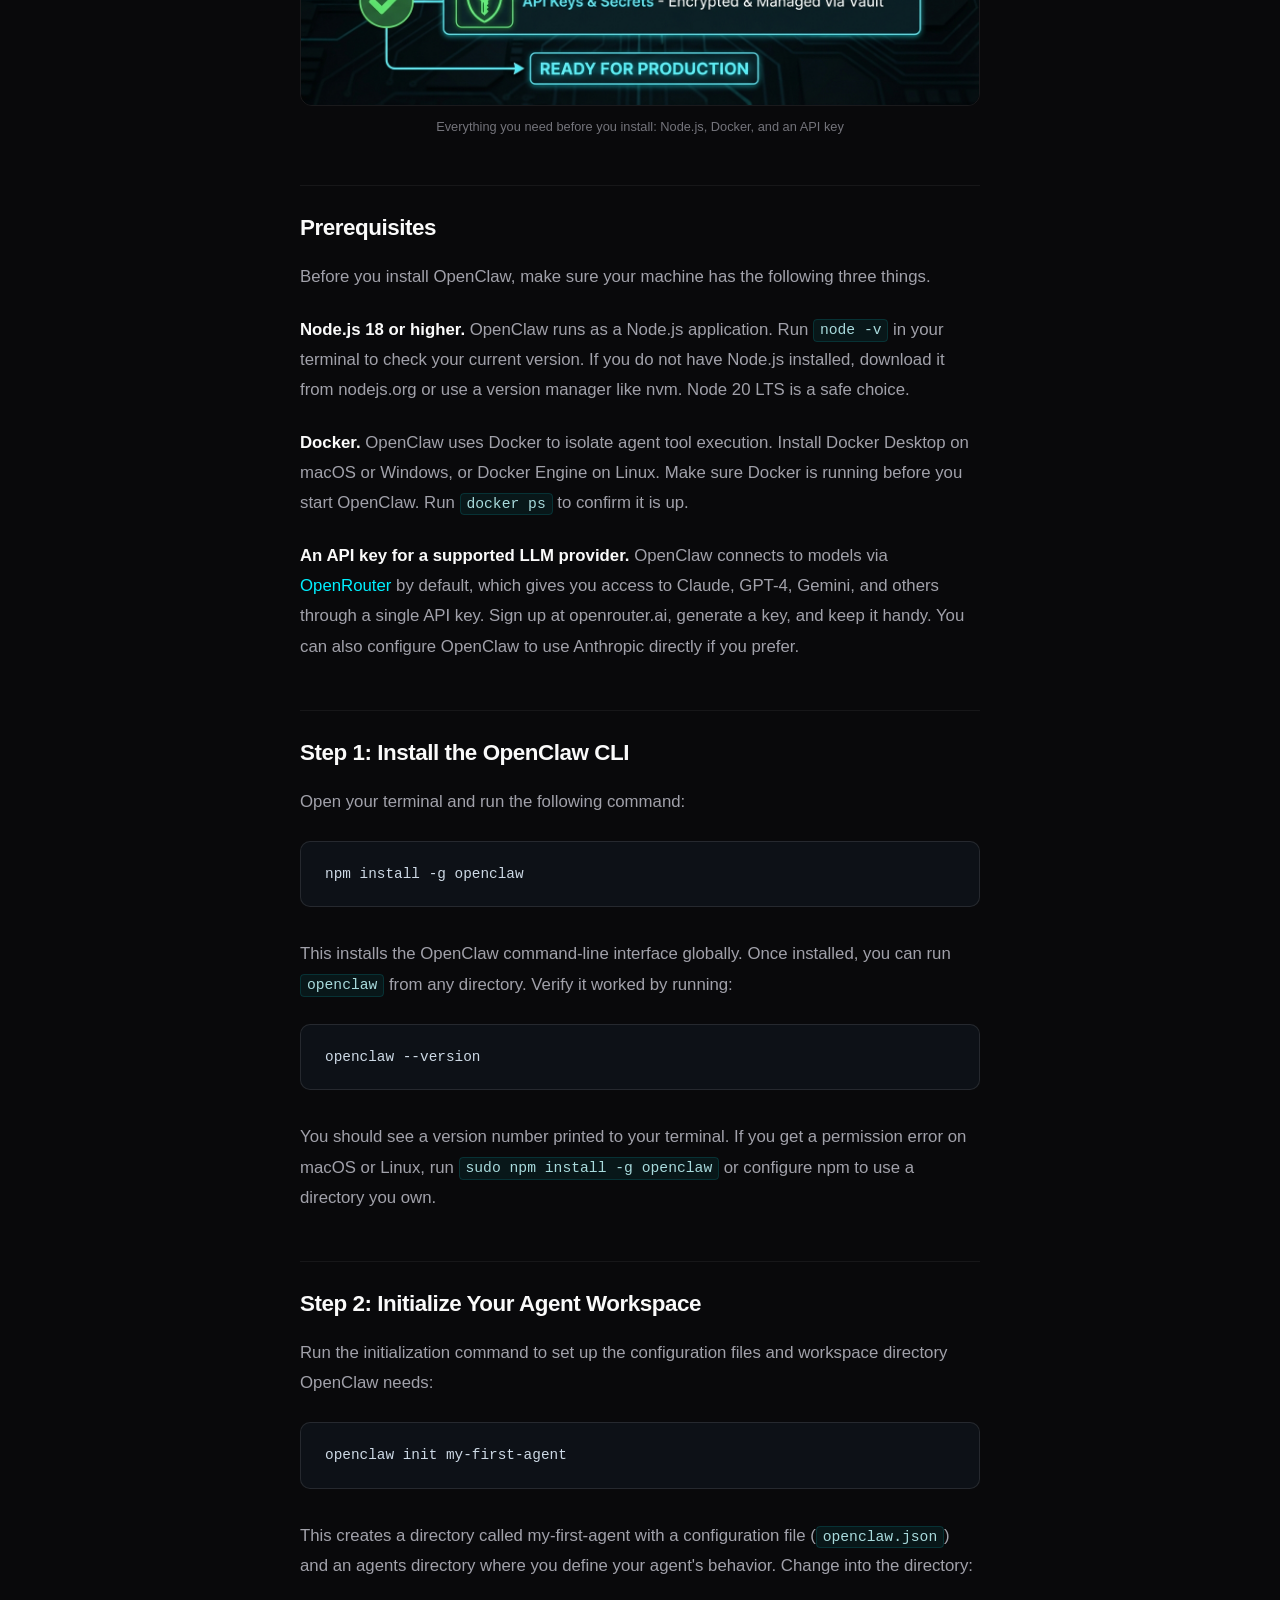
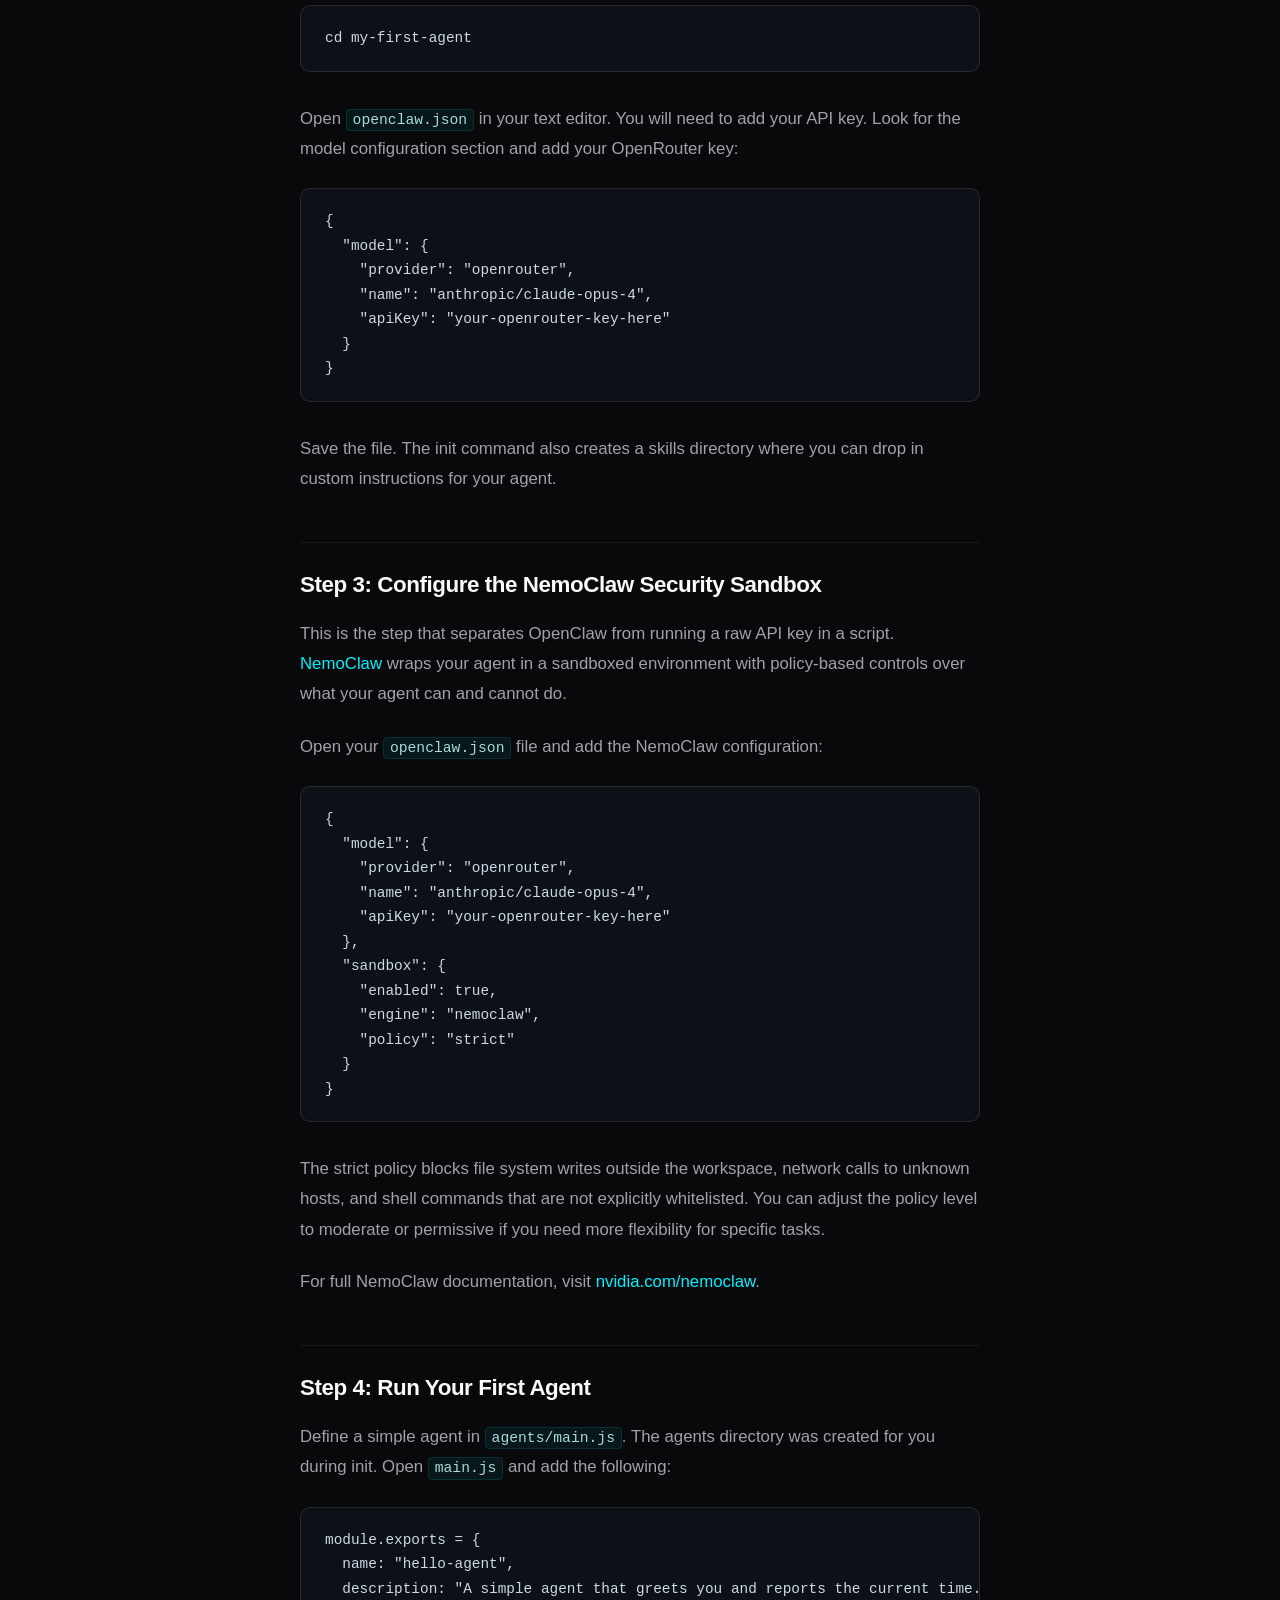
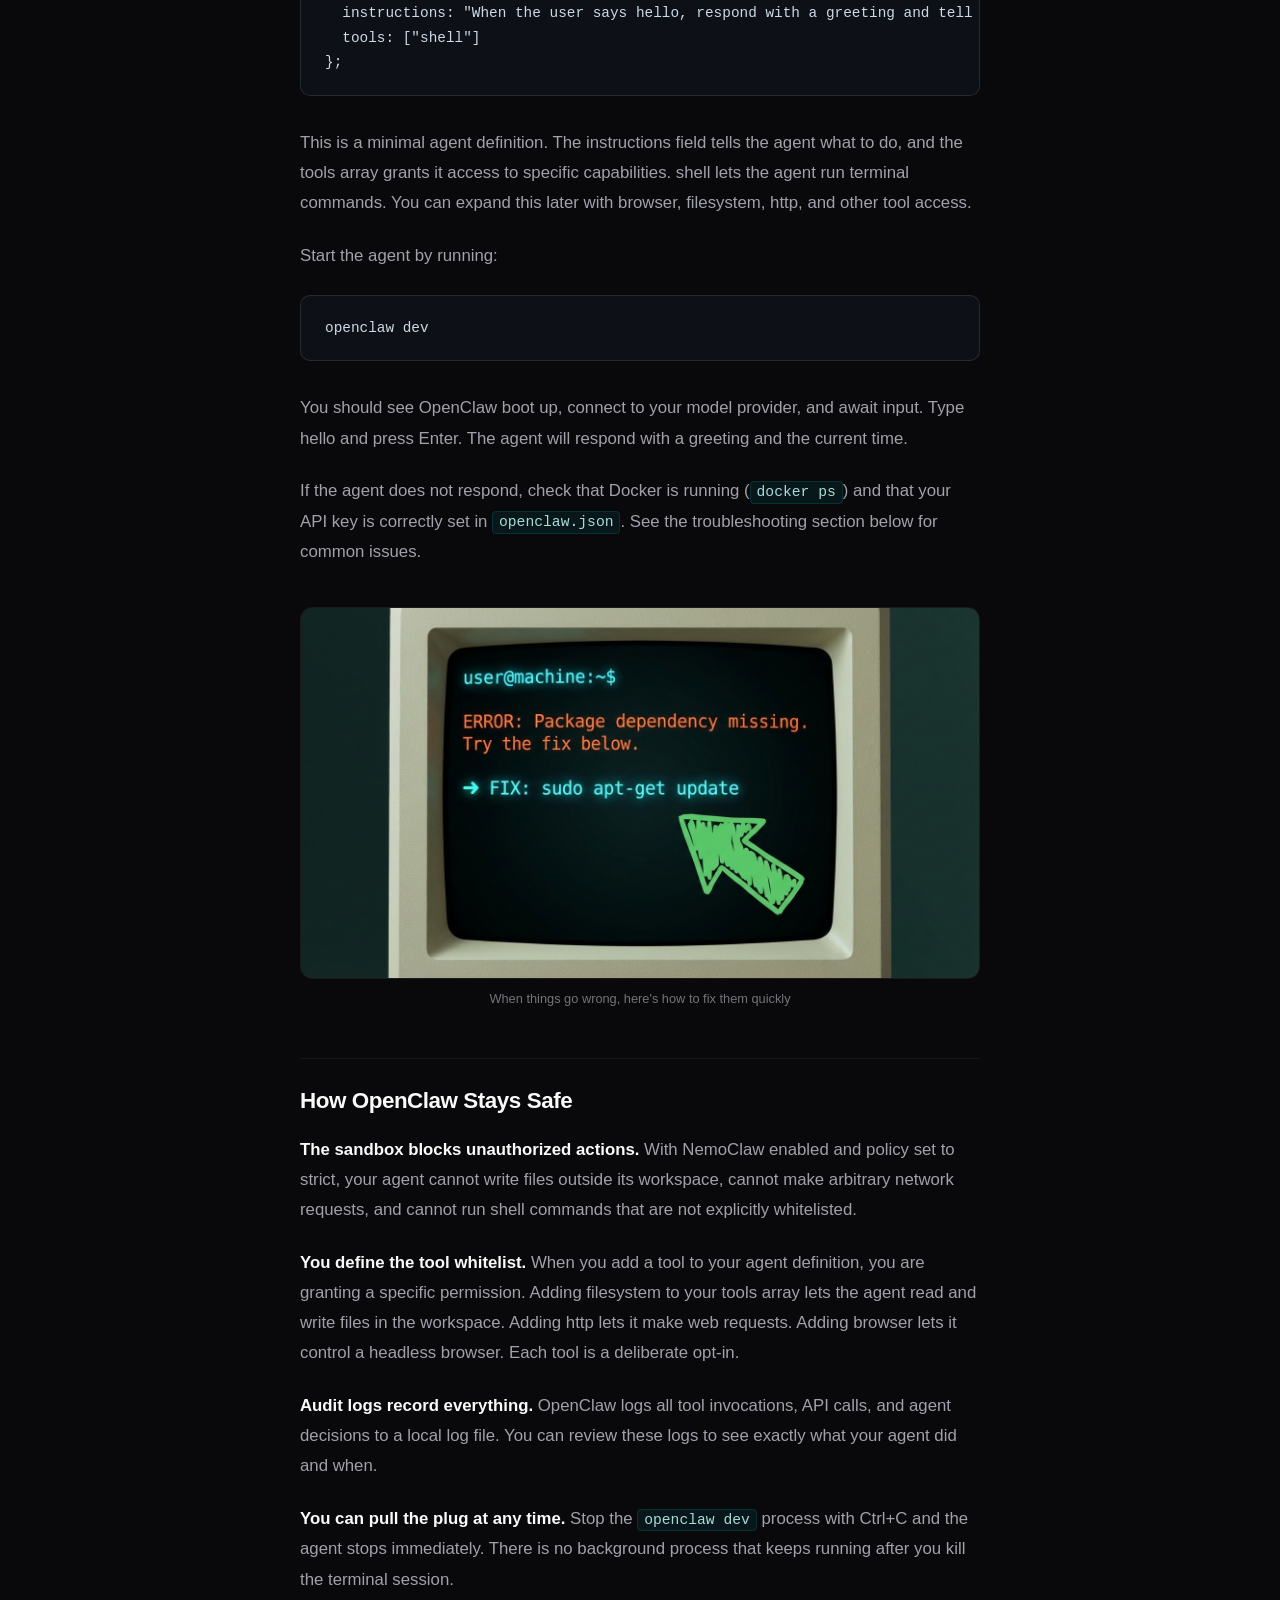
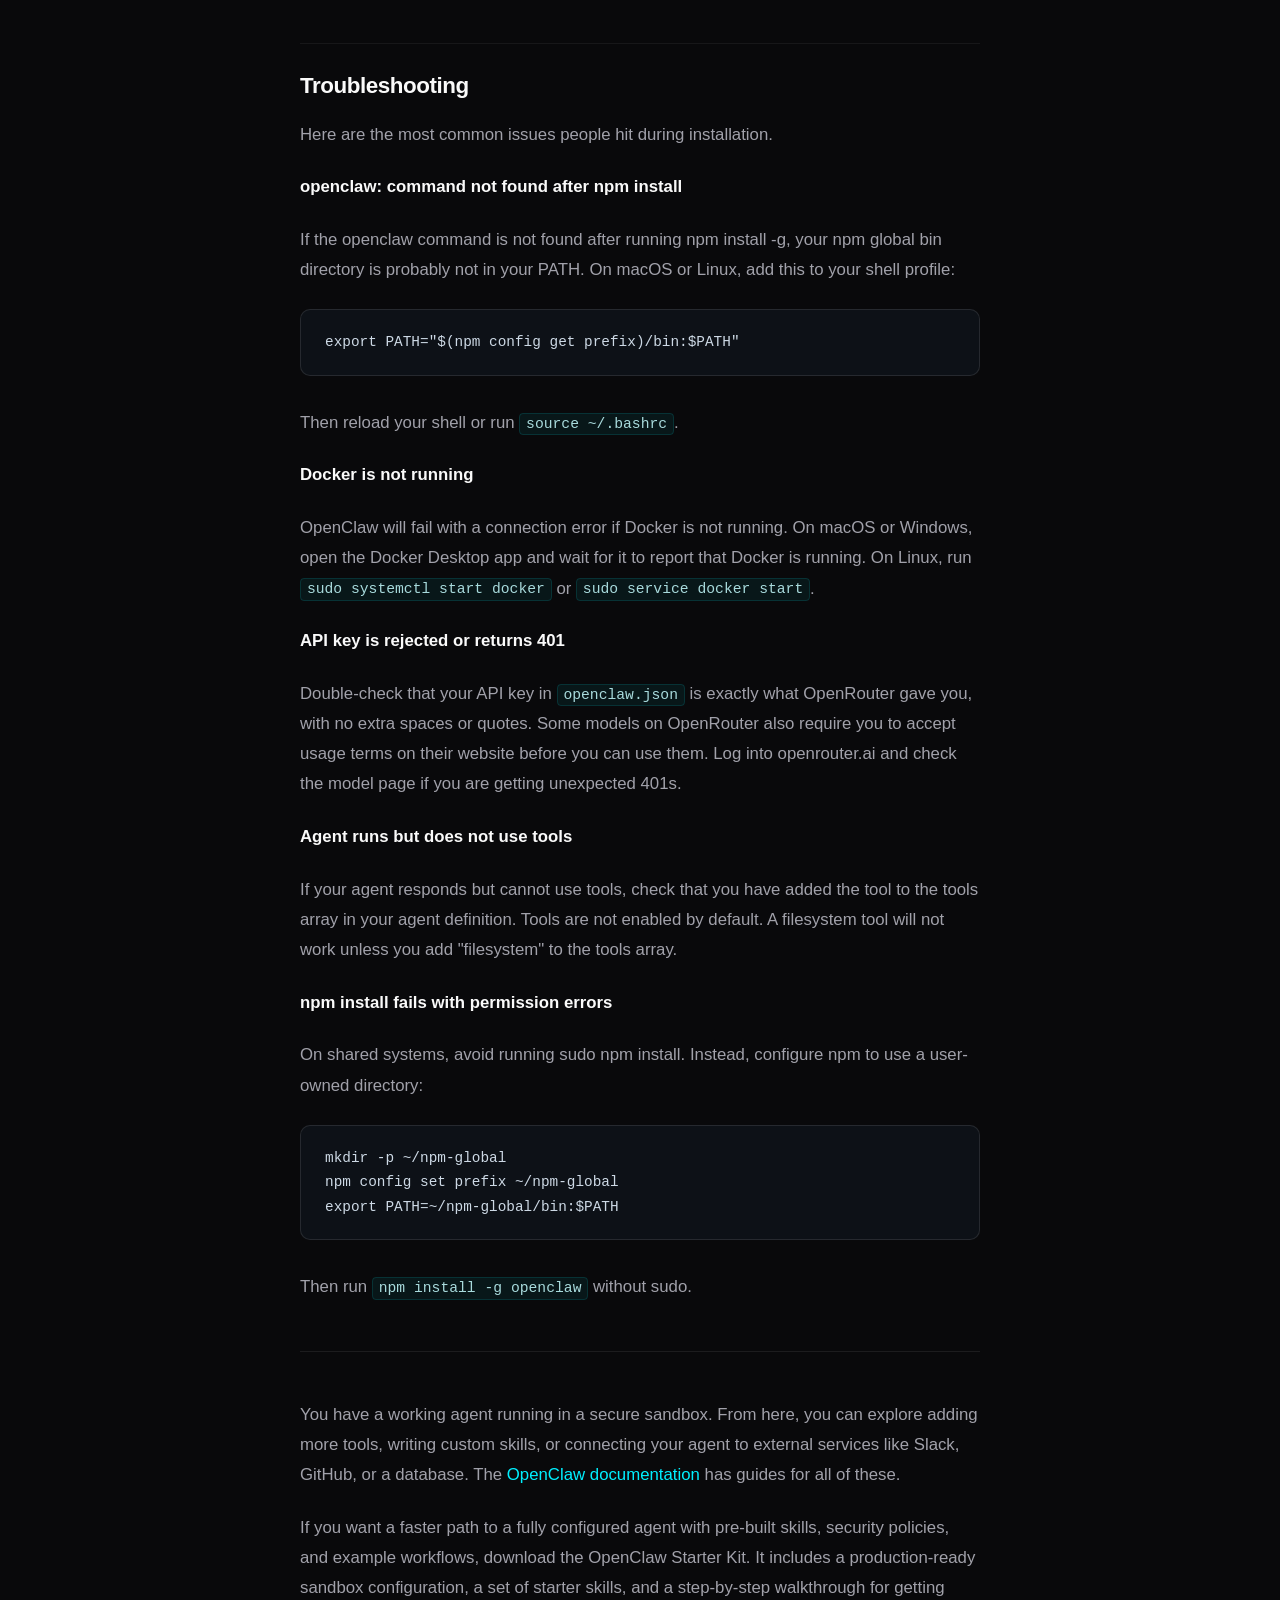
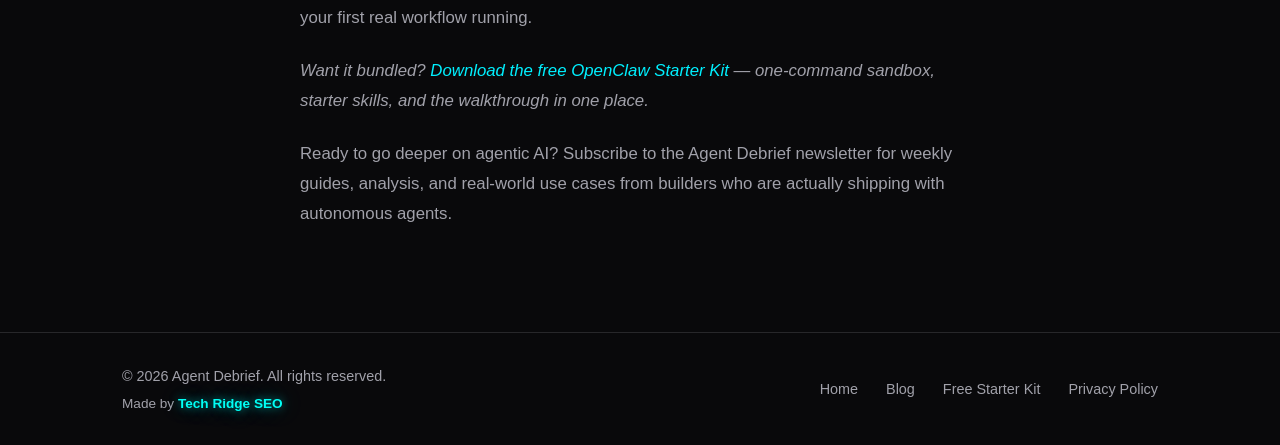
<file: blog/openclaw-getting-started.html>
<!DOCTYPE html>
<html lang="en">
<head>
    <meta charset="UTF-8">
    <meta name="viewport" content="width=device-width, initial-scale=1.0">
    <title>How to Install OpenClaw: A Step-by-Step Guide | Agent Debrief</title>
    <meta name="description" content="Learn how to install OpenClaw securely on macOS, Linux, or Windows (WSL2). Includes NemoClaw sandbox setup, permissions, and your first agent in under 10 minutes.">
    <meta name="robots" content="index, follow">
    <link rel="canonical" href="https://agentdebrief.com/blog/openclaw-getting-started">
    <link rel="stylesheet" href="/index.css">

    <!-- Open Graph -->
    <meta property="og:title" content="How to Install OpenClaw: A Step-by-Step Guide">
    <meta property="og:description" content="Learn how to install OpenClaw securely on macOS, Linux, or Windows (WSL2). Includes NemoClaw sandbox setup, permissions, and your first agent in under 10 minutes.">
    <meta property="og:type" content="article">
    <meta property="og:url" content="https://agentdebrief.com/blog/openclaw-getting-started">
    <meta property="og:image" content="https://agentdebrief.com/og-banner-image.jpg">

    <!-- Twitter Card -->
    <meta name="twitter:card" content="summary_large_image">
    <meta name="twitter:title" content="How to Install OpenClaw: A Step-by-Step Guide">
    <meta name="twitter:description" content="Learn how to install OpenClaw securely on macOS, Linux, or Windows (WSL2). Includes NemoClaw sandbox setup, permissions, and your first agent in under 10 minutes.">
    <meta name="twitter:image" content="https://agentdebrief.com/og-banner-image.jpg">

    <!-- TechArticle JSON-LD Schema -->
    <script type="application/ld+json">
    {
      "@context": "https://schema.org",
      "@type": "TechArticle",
      "headline": "How to Install OpenClaw: A Step-by-Step Guide",
      "description": "A practical, step-by-step guide to installing OpenClaw on macOS, Linux, or Windows (WSL2), including NemoClaw sandbox configuration and first agent run.",
      "author": {
        "@type": "Organization",
        "name": "Agent Debrief",
        "url": "https://agentdebrief.com"
      },
      "publisher": {
        "@type": "Organization",
        "name": "Agent Debrief",
        "logo": {
          "@type": "ImageObject",
          "url": "https://agentdebrief.com/logo.png"
        }
      },
      "datePublished": "2026-03-19",
      "dateModified": "2026-03-19",
      "about": {
        "@type": "SoftwareApplication",
        "name": "OpenClaw",
        "applicationCategory": "DeveloperTools",
        "operatingSystem": "macOS, Linux, Windows WSL2",
        "url": "https://openclaw.ai"
      },
      "keywords": ["install OpenClaw", "OpenClaw setup", "OpenClaw tutorial", "OpenClaw security", "NemoClaw"],
      "wordCount": 1400,
      "inLanguage": "en-US"
    }
    </script>

    <!-- FAQPage JSON-LD Schema -->
    <script type="application/ld+json">
    {
      "@context": "https://schema.org",
      "@type": "FAQPage",
      "mainEntity": [
        {
          "@type": "Question",
          "name": "What are the system requirements for OpenClaw?",
          "acceptedAnswer": {
            "@type": "Answer",
            "text": "OpenClaw requires Node.js 18 or higher, Docker (Docker Desktop on macOS/Windows or Docker Engine on Linux), and an API key from a supported LLM provider like OpenRouter or Anthropic. It runs on macOS, Linux, and Windows via WSL2."
          }
        },
        {
          "@type": "Question",
          "name": "How do I fix 'openclaw: command not found' after npm install?",
          "acceptedAnswer": {
            "@type": "Answer",
            "text": "This is a PATH issue. Your npm global bin directory is not in your shell's PATH. Add 'export PATH=\"$(npm config get prefix)/bin:$PATH\"' to your shell profile (.bashrc, .zshrc), then reload your shell or run source ~/.bashrc."
          }
        },
        {
          "@type": "Question",
          "name": "Why is Docker not running and how do I fix it?",
          "acceptedAnswer": {
            "@type": "Answer",
            "text": "OpenClaw uses Docker to isolate agent tool execution. On macOS or Windows, open the Docker Desktop app and wait for it to report that Docker is running. On Linux, run 'sudo systemctl start docker' or 'sudo service docker start'. Run 'docker ps' to confirm."
          }
        },
        {
          "@type": "Question",
          "name": "My API key returns a 401 error. What should I check?",
          "acceptedAnswer": {
            "@type": "Answer",
            "text": "First, verify the key in openclaw.json has no extra spaces or quotes. Second, some models on OpenRouter require you to accept their usage terms on the OpenRouter website before you can use them. Log in and check the specific model's page if you are getting unexpected 401s."
          }
        },
        {
          "@type": "Question",
          "name": "How does NemoClaw security sandbox work?",
          "acceptedAnswer": {
            "@type": "Answer",
            "text": "NemoClaw wraps your agent in a sandboxed environment with policy-based controls. With the 'strict' policy enabled, your agent cannot write files outside its workspace, cannot make arbitrary network requests, and cannot run shell commands outside a permitted whitelist. You control the tool access through your agent definition, and all actions are logged."
          }
        },
        {
          "@type": "Question",
          "name": "How do I give my agent access to specific tools?",
          "acceptedAnswer": {
            "@type": "Answer",
            "text": "Tools are not enabled by default. To grant access, add the tool name to the 'tools' array in your agent definition file (agents/main.js). For example, adding 'filesystem' to the tools array lets the agent read and write files in its workspace. Adding 'browser' gives it headless browser control."
          }
        },
        {
          "@type": "Question",
          "name": "Can I run OpenClaw without Docker?",
          "acceptedAnswer": {
            "@type": "Answer",
            "text": "Docker is required for the sandboxed tool execution layer. Without Docker, OpenClaw cannot isolate agent actions or enforce the security policies that NemoClaw provides. For development and testing, Docker Desktop on macOS or Windows is sufficient."
          }
        }
      ]
    }
    </script>

    <!-- BreadcrumbList JSON-LD Schema -->
    <script type="application/ld+json">
    {
      "@context": "https://schema.org",
      "@type": "BreadcrumbList",
      "itemListElement": [
        {
          "@type": "ListItem",
          "position": 1,
          "name": "Home",
          "item": "https://agentdebrief.com/"
        },
        {
          "@type": "ListItem",
          "position": 2,
          "name": "Blog",
          "item": "https://agentdebrief.com/blog"
        },
        {
          "@type": "ListItem",
          "position": 3,
          "name": "How to Install OpenClaw",
          "item": "https://agentdebrief.com/blog/openclaw-getting-started"
        }
      ]
    }
    </script>
</head>
<body>
    <a href="#main" class="skip-link">Skip to main content</a>
    <div class="glow-bg"></div>

    <header class="site-header">
        <div class="container">
            <nav class="nav-container" aria-label="Primary">
                <a href="/" class="brand" aria-label="Agent Debrief — home">
                    <img src="/logo.png" alt="" class="brand-logo">
                </a>
                <div class="main-nav">
                    <a href="/blog" class="btn btn-ghost">Blog</a>
                    <a href="/#subscribe" class="btn btn-ghost">Subscribe</a>
                    <a href="/lead" class="btn btn-primary">Get the Starter Kit</a>
                </div>
            </nav>
        </div>
    </header>

    <main id="main" class="article-main">
        <div class="container">
            <article class="article-content">
                <nav class="breadcrumb">
                    <a href="/blog">&larr; Blog</a>
                    <span class="breadcrumb-sep">/</span>
                    <span>How to Install OpenClaw</span>
                </nav>
                <header class="article-header">
                    <span class="badge">Guide</span>
                    <h1>How to Install OpenClaw: A Step-by-Step Guide</h1>
                    <p class="article-meta">Published March 19, 2026 &middot; 10 min read</p>
                </header>

                <figure>
                    <img src="/images/openclaw-install-featured.jpg" alt="OpenClaw installation guide featured image">
                    <figcaption>Your first agent, up and running in under 10 minutes</figcaption>
                </figure>

                <p>If you have used ChatGPT, you know the pattern: open a chat, ask a question, get an answer. Useful for quick tasks, but it resets every time. Nothing persists. Nothing connects to your real workflow.</p>

                <p><a href="/blog/what-is-agentic-ai">OpenClaw is different</a>. It gives you persistent, autonomous agents that run on your own infrastructure, connect to real tools, and keep context across sessions. Instead of a chatbot that answers one question and forgets, you get an agent you can assign goals to, give tool access to, and let run while you focus on other things.</p>

                <p>This guide walks you through installing OpenClaw on macOS, Linux, or Windows (WSL2), setting up the NemoClaw security sandbox, and running your first agent in under 10 minutes.</p>

                <figure>
                    <img src="/images/openclaw-install-prereqs.jpg" alt="OpenClaw prerequisites: Node.js, Docker, and API key">
                    <figcaption>Everything you need before you install: Node.js, Docker, and an API key</figcaption>
                </figure>

                <h2>Prerequisites</h2>

                <p>Before you install OpenClaw, make sure your machine has the following three things.</p>

                <p><strong>Node.js 18 or higher.</strong> OpenClaw runs as a Node.js application. Run <code>node -v</code> in your terminal to check your current version. If you do not have Node.js installed, download it from nodejs.org or use a version manager like nvm. Node 20 LTS is a safe choice.</p>

                <p><strong>Docker.</strong> OpenClaw uses Docker to isolate agent tool execution. Install Docker Desktop on macOS or Windows, or Docker Engine on Linux. Make sure Docker is running before you start OpenClaw. Run <code>docker ps</code> to confirm it is up.</p>

                <p><strong>An API key for a supported LLM provider.</strong> OpenClaw connects to models via <a href="https://openrouter.ai">OpenRouter</a> by default, which gives you access to Claude, GPT-4, Gemini, and others through a single API key. Sign up at openrouter.ai, generate a key, and keep it handy. You can also configure OpenClaw to use Anthropic directly if you prefer.</p>

                <h2>Step 1: Install the OpenClaw CLI</h2>

                <p>Open your terminal and run the following command:</p>

<pre><code>npm install -g openclaw</code></pre>

                <p>This installs the OpenClaw command-line interface globally. Once installed, you can run <code>openclaw</code> from any directory. Verify it worked by running:</p>

<pre><code>openclaw --version</code></pre>

                <p>You should see a version number printed to your terminal. If you get a permission error on macOS or Linux, run <code>sudo npm install -g openclaw</code> or configure npm to use a directory you own.</p>

                <h2>Step 2: Initialize Your Agent Workspace</h2>

                <p>Run the initialization command to set up the configuration files and workspace directory OpenClaw needs:</p>

<pre><code>openclaw init my-first-agent</code></pre>

                <p>This creates a directory called my-first-agent with a configuration file (<code>openclaw.json</code>) and an agents directory where you define your agent's behavior. Change into the directory:</p>

<pre><code>cd my-first-agent</code></pre>

                <p>Open <code>openclaw.json</code> in your text editor. You will need to add your API key. Look for the model configuration section and add your OpenRouter key:</p>

<pre><code>{
  "model": {
    "provider": "openrouter",
    "name": "anthropic/claude-opus-4",
    "apiKey": "your-openrouter-key-here"
  }
}</code></pre>

                <p>Save the file. The init command also creates a skills directory where you can drop in custom instructions for your agent.</p>

                <h2>Step 3: Configure the NemoClaw Security Sandbox</h2>

                <p>This is the step that separates OpenClaw from running a raw API key in a script. <a href="https://nvidia.com/nemoclaw">NemoClaw</a> wraps your agent in a sandboxed environment with policy-based controls over what your agent can and cannot do.</p>

                <p>Open your <code>openclaw.json</code> file and add the NemoClaw configuration:</p>

<pre><code>{
  "model": {
    "provider": "openrouter",
    "name": "anthropic/claude-opus-4",
    "apiKey": "your-openrouter-key-here"
  },
  "sandbox": {
    "enabled": true,
    "engine": "nemoclaw",
    "policy": "strict"
  }
}</code></pre>

                <p>The strict policy blocks file system writes outside the workspace, network calls to unknown hosts, and shell commands that are not explicitly whitelisted. You can adjust the policy level to moderate or permissive if you need more flexibility for specific tasks.</p>

                <p>For full NemoClaw documentation, visit <a href="https://nvidia.com/nemoclaw">nvidia.com/nemoclaw</a>.</p>

                <h2>Step 4: Run Your First Agent</h2>

                <p>Define a simple agent in <code>agents/main.js</code>. The agents directory was created for you during init. Open <code>main.js</code> and add the following:</p>

<pre><code>module.exports = {
  name: "hello-agent",
  description: "A simple agent that greets you and reports the current time.",
  instructions: "When the user says hello, respond with a greeting and tell them what time it is right now.",
  tools: ["shell"]
};</code></pre>

                <p>This is a minimal agent definition. The instructions field tells the agent what to do, and the tools array grants it access to specific capabilities. shell lets the agent run terminal commands. You can expand this later with browser, filesystem, http, and other tool access.</p>

                <p>Start the agent by running:</p>

<pre><code>openclaw dev</code></pre>

                <p>You should see OpenClaw boot up, connect to your model provider, and await input. Type hello and press Enter. The agent will respond with a greeting and the current time.</p>

                <p>If the agent does not respond, check that Docker is running (<code>docker ps</code>) and that your API key is correctly set in <code>openclaw.json</code>. See the troubleshooting section below for common issues.</p>

                <figure>
                    <img src="/images/openclaw-install-troubleshoot.jpg" alt="Common OpenClaw installation errors and their fixes">
                    <figcaption>When things go wrong, here's how to fix them quickly</figcaption>
                </figure>

                <h2>How OpenClaw Stays Safe</h2>


                <p><strong>The sandbox blocks unauthorized actions.</strong> With NemoClaw enabled and policy set to strict, your agent cannot write files outside its workspace, cannot make arbitrary network requests, and cannot run shell commands that are not explicitly whitelisted.</p>

                <p><strong>You define the tool whitelist.</strong> When you add a tool to your agent definition, you are granting a specific permission. Adding filesystem to your tools array lets the agent read and write files in the workspace. Adding http lets it make web requests. Adding browser lets it control a headless browser. Each tool is a deliberate opt-in.</p>

                <p><strong>Audit logs record everything.</strong> OpenClaw logs all tool invocations, API calls, and agent decisions to a local log file. You can review these logs to see exactly what your agent did and when.</p>

                <p><strong>You can pull the plug at any time.</strong> Stop the <code>openclaw dev</code> process with Ctrl+C and the agent stops immediately. There is no background process that keeps running after you kill the terminal session.</p>

                <h2>Troubleshooting</h2>

                <p>Here are the most common issues people hit during installation.</p>

                <p><strong>openclaw: command not found after npm install</strong></p>

                <p>If the openclaw command is not found after running npm install -g, your npm global bin directory is probably not in your PATH. On macOS or Linux, add this to your shell profile:</p>

<pre><code>export PATH="$(npm config get prefix)/bin:$PATH"</code></pre>

                <p>Then reload your shell or run <code>source ~/.bashrc</code>.</p>

                <p><strong>Docker is not running</strong></p>

                <p>OpenClaw will fail with a connection error if Docker is not running. On macOS or Windows, open the Docker Desktop app and wait for it to report that Docker is running. On Linux, run <code>sudo systemctl start docker</code> or <code>sudo service docker start</code>.</p>

                <p><strong>API key is rejected or returns 401</strong></p>

                <p>Double-check that your API key in <code>openclaw.json</code> is exactly what OpenRouter gave you, with no extra spaces or quotes. Some models on OpenRouter also require you to accept usage terms on their website before you can use them. Log into openrouter.ai and check the model page if you are getting unexpected 401s.</p>

                <p><strong>Agent runs but does not use tools</strong></p>

                <p>If your agent responds but cannot use tools, check that you have added the tool to the tools array in your agent definition. Tools are not enabled by default. A filesystem tool will not work unless you add "filesystem" to the tools array.</p>

                <p><strong>npm install fails with permission errors</strong></p>

                <p>On shared systems, avoid running sudo npm install. Instead, configure npm to use a user-owned directory:</p>

<pre><code>mkdir -p ~/npm-global
npm config set prefix ~/npm-global
export PATH=~/npm-global/bin:$PATH</code></pre>

                <p>Then run <code>npm install -g openclaw</code> without sudo.</p>

                <hr>

                <p>You have a working agent running in a secure sandbox. From here, you can explore adding more tools, writing custom skills, or connecting your agent to external services like Slack, GitHub, or a database. The <a href="https://docs.openclaw.ai">OpenClaw documentation</a> has guides for all of these.</p>

                <p>If you want a faster path to a fully configured agent with pre-built skills, security policies, and example workflows, download the OpenClaw Starter Kit. It includes a production-ready sandbox configuration, a set of starter skills, and a step-by-step walkthrough for getting your first real workflow running.</p>

                <p><em>Want it bundled? <a href="/lead">Download the free OpenClaw Starter Kit</a> — one-command sandbox, starter skills, and the walkthrough in one place.</em></p>

                <p>Ready to go deeper on agentic AI? Subscribe to the Agent Debrief newsletter for weekly guides, analysis, and real-world use cases from builders who are actually shipping with autonomous agents.</p>



            </article>
        </div>
    </main>

    <footer class="site-footer">
        <div class="container">
            <div class="footer-container">
                <div class="footer-brand">
                    <span>&copy; 2026 Agent Debrief. All rights reserved.</span>
                    <p class="footer-made-by">Made by <a class="footer-credit-link" href="https://techridgeseo.com" target="_blank" rel="noopener noreferrer">Tech Ridge SEO</a></p>
                </div>
                <nav class="footer-links">
                    <a href="/">Home</a>
                    <a href="/blog">Blog</a>
                    <a href="/lead">Free Starter Kit</a>
                    <a href="/privacy.html">Privacy Policy</a>
                </nav>
            </div>
        </div>
    </footer>
</body>
</html>
</file>
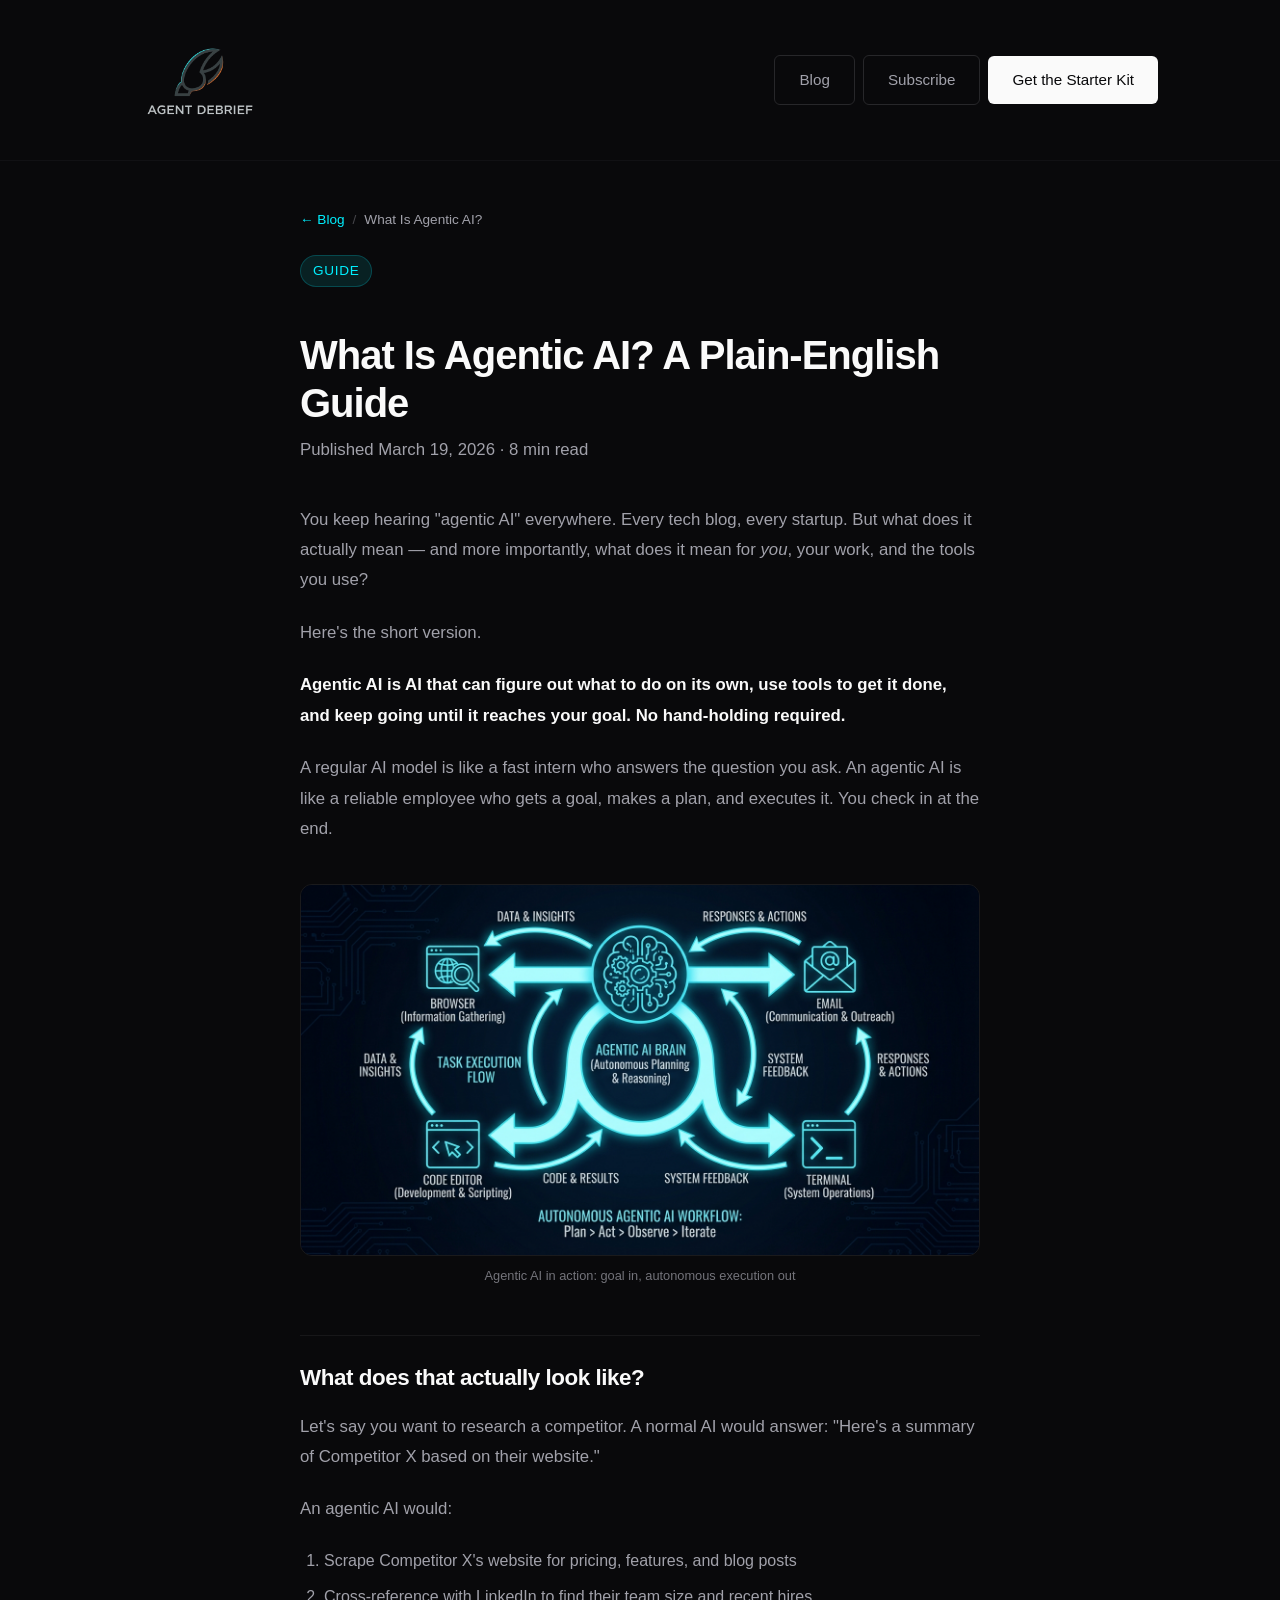
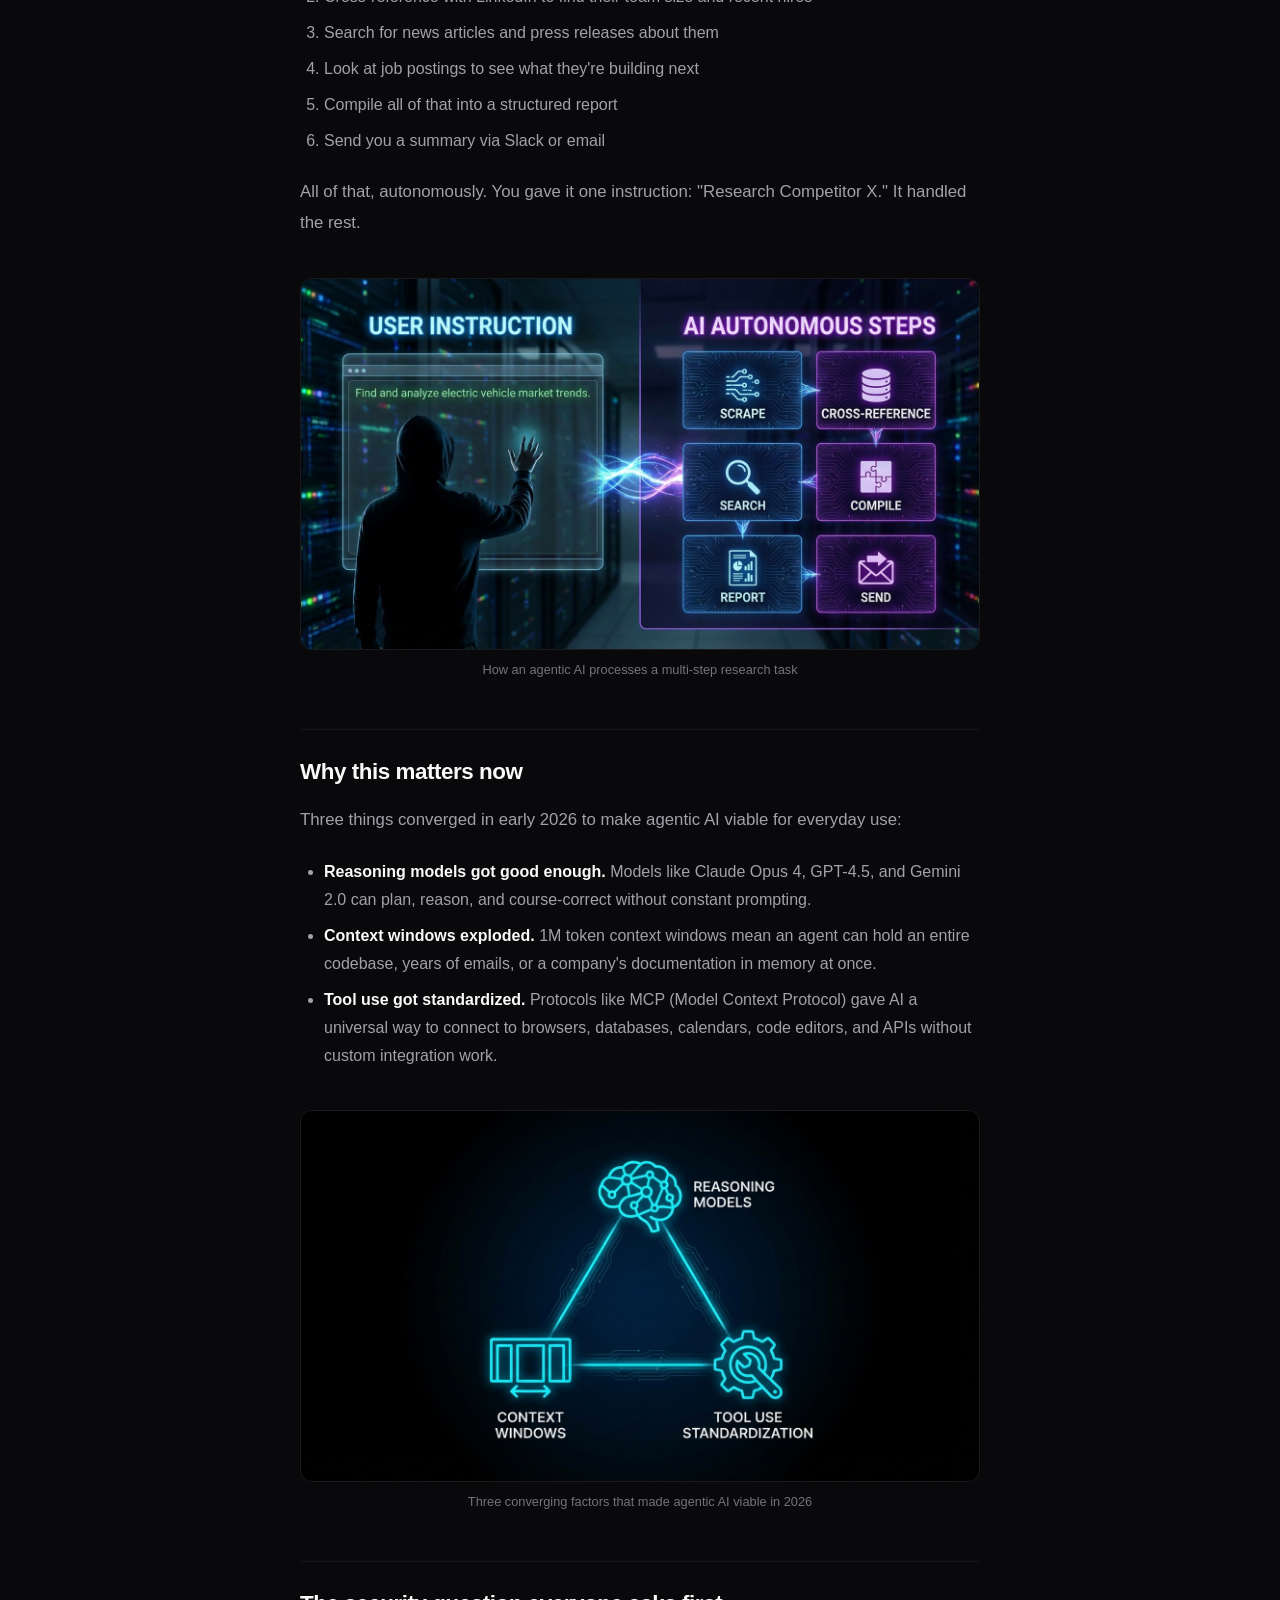
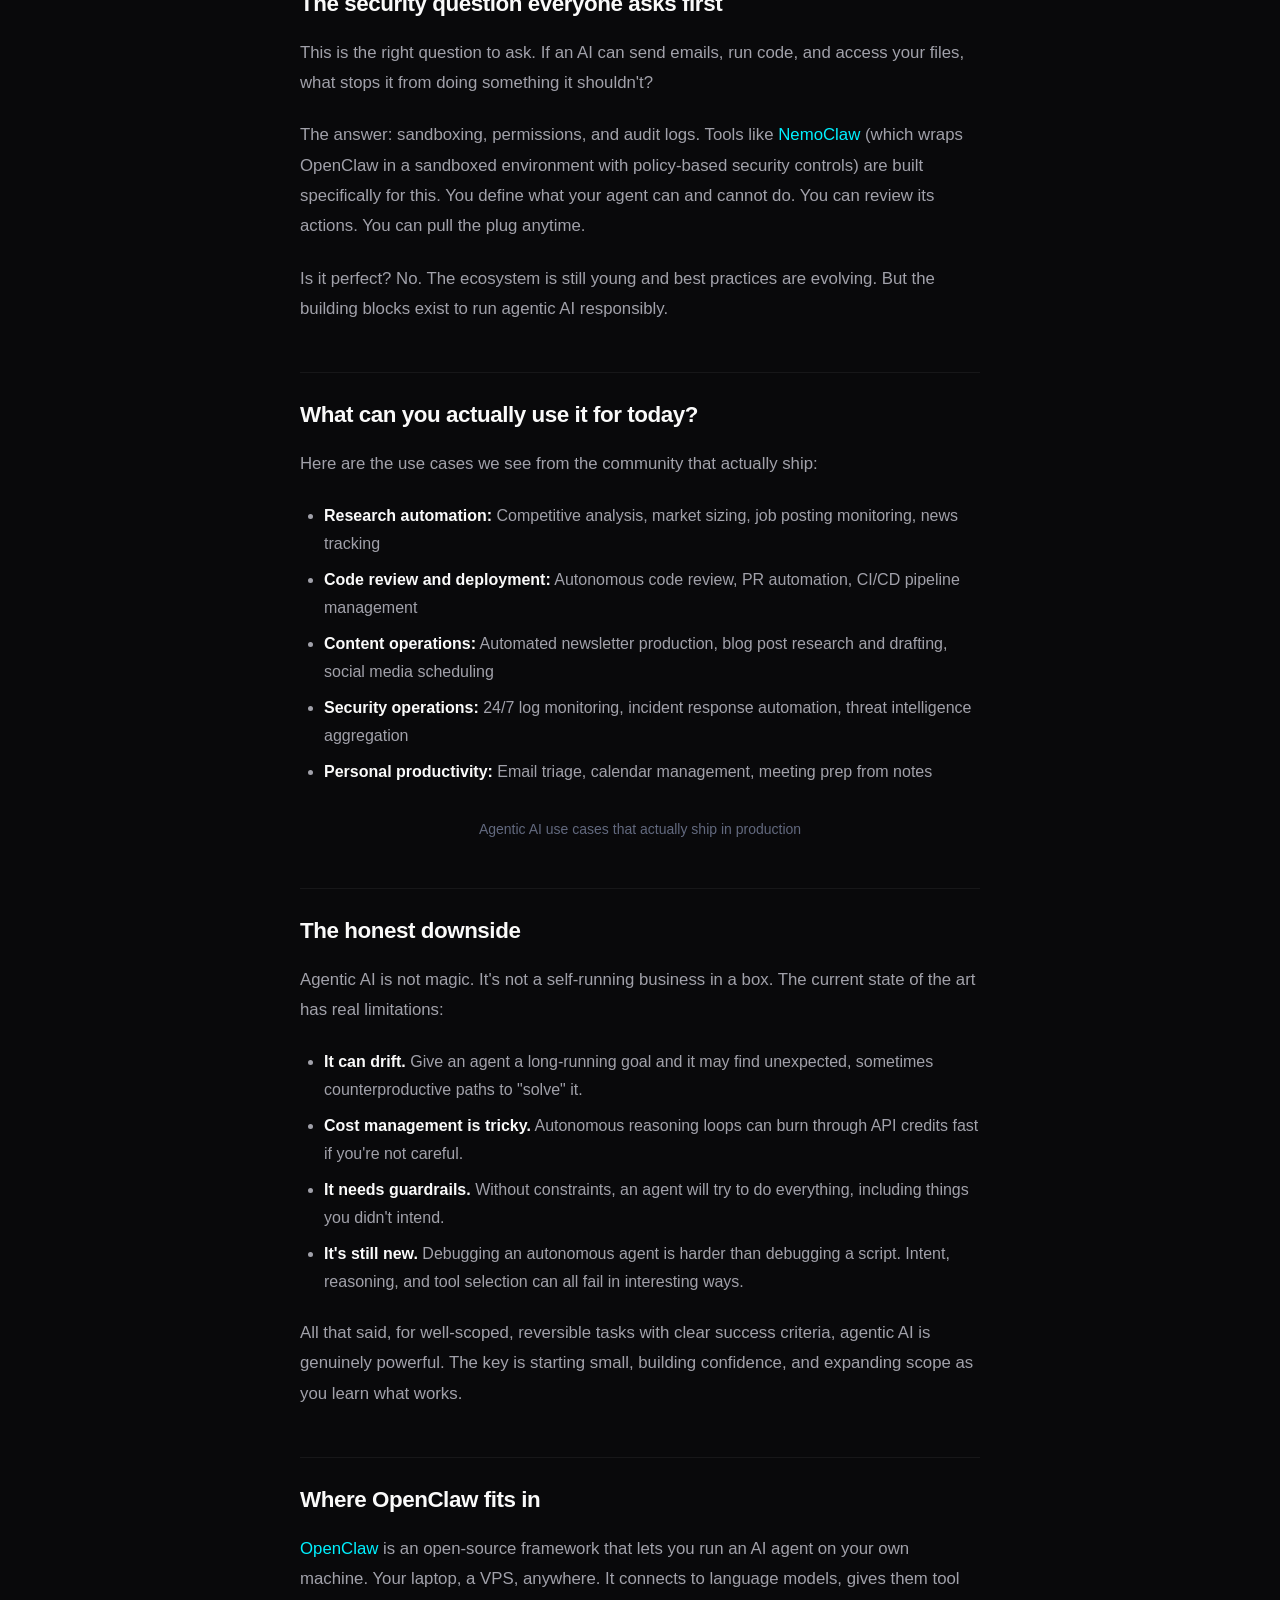
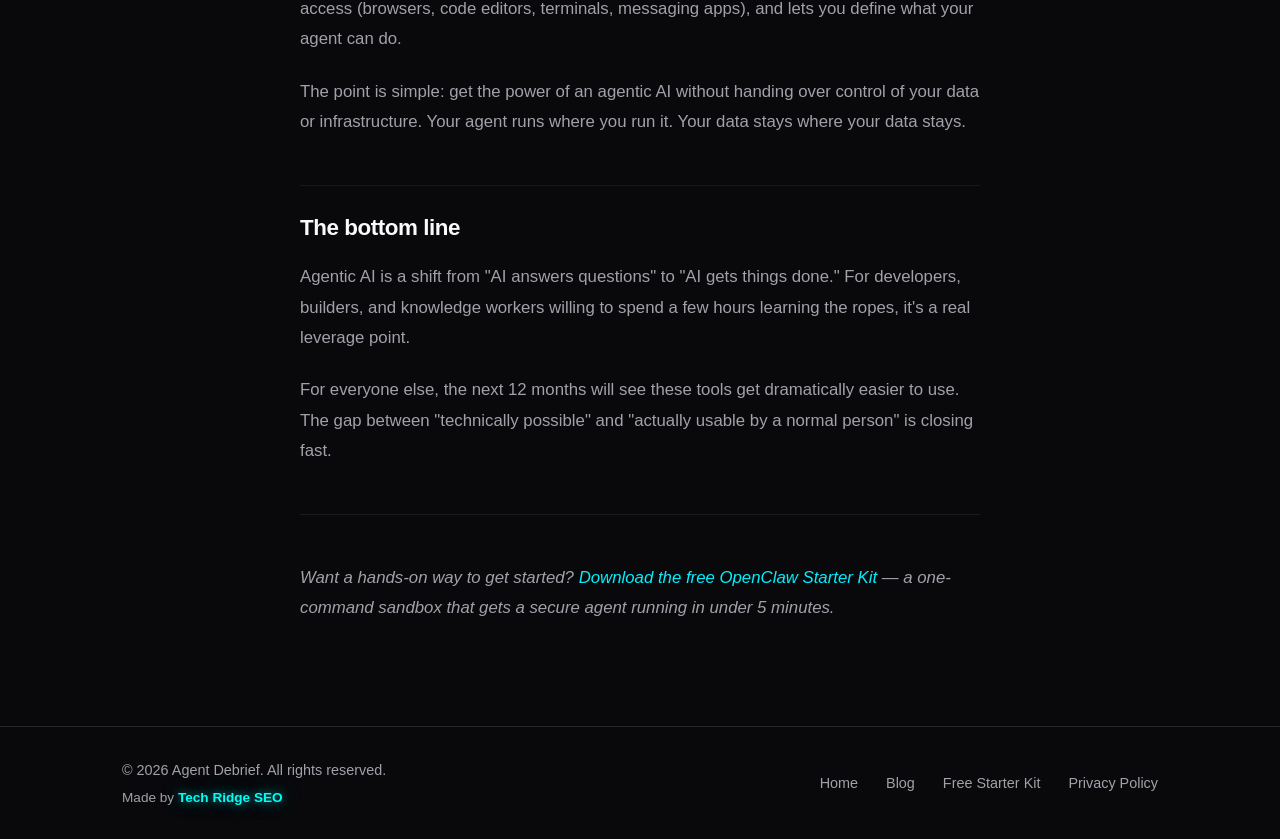
<file: blog/what-is-agentic-ai.html>
<!DOCTYPE html>
<html lang="en">
<head>
    <meta charset="UTF-8">
    <meta name="viewport" content="width=device-width, initial-scale=1.0">
    <title>What Is Agentic AI? A Plain-English Guide | Agent Debrief</title>
    <meta name="description" content="You keep hearing 'agentic AI' everywhere. But what does it actually mean for you, your work, and the tools you use? This guide breaks it down — no jargon.">
    <meta name="robots" content="index, follow">
    <link rel="canonical" href="https://agentdebrief.com/blog/what-is-agentic-ai">
    <link rel="stylesheet" href="/index.css">

    <!-- Open Graph -->
    <meta property="og:title" content="What Is Agentic AI? A Plain-English Guide">
    <meta property="og:description" content="You keep hearing 'agentic AI' everywhere. But what does it actually mean for you, your work, and the tools you use? This guide breaks it down — no jargon.">
    <meta property="og:type" content="article">
    <meta property="og:url" content="https://agentdebrief.com/blog/what-is-agentic-ai">
    <meta property="og:image" content="https://agentdebrief.com/og-banner-image.jpg">

    <!-- Twitter Card -->
    <meta name="twitter:card" content="summary_large_image">
    <meta name="twitter:title" content="What Is Agentic AI? A Plain-English Guide">
    <meta name="twitter:description" content="You keep hearing 'agentic AI' everywhere. But what does it actually mean for you, your work, and the tools you use? This guide breaks it down — no jargon.">

    <!-- JSON-LD: Article Schema for Answer Engines (GEO) -->
    <script type="application/ld+json">
    {
      "@context": "https://schema.org",
      "@type": "TechArticle",
      "headline": "What Is Agentic AI? A Plain-English Guide",
      "description": "A plain-English explainer on agentic AI — what it is, how it works, and what it means for knowledge workers and developers.",
      "author": {
        "@type": "Organization",
        "name": "Agent Debrief",
        "url": "https://agentdebrief.com"
      },
      "publisher": {
        "@type": "Organization",
        "name": "Agent Debrief",
        "logo": {
          "@type": "ImageObject",
          "url": "https://agentdebrief.com/logo.png"
        }
      },
      "datePublished": "2026-03-19",
      "dateModified": "2026-03-19",
      "about": {
        "@type": "Concept",
        "name": "Agentic AI",
        "description": "AI systems that can autonomously plan, reason, and execute multi-step tasks on behalf of a user."
      },
      "keywords": ["agentic AI", "autonomous AI agents", "AI agents explained", "OpenClaw", "AI assistant"],
      "wordCount": 1200,
      "inLanguage": "en-US"
    }
    </script>

    <!-- FAQ Schema for GEO (Answer Engine Optimization) -->
    <script type="application/ld+json">
    {
      "@context": "https://schema.org",
      "@type": "FAQPage",
      "mainEntity": [
        {
          "@type": "Question",
          "name": "What is agentic AI?",
          "acceptedAnswer": {
            "@type": "Answer",
            "text": "Agentic AI refers to AI systems that can autonomously plan, reason, and execute multi-step tasks on behalf of a user — without needing to be prompted at every step. Unlike a standard chatbot that answers one question at a time, an agentic AI can be given a high-level goal and it will figure out how to achieve it, using tools, browsing the web, writing and running code, and adapting as it goes."
          }
        },
        {
          "@type": "Question",
          "name": "How is agentic AI different from regular AI?",
          "acceptedAnswer": {
            "@type": "Answer",
            "text": "A regular AI model (like a chatbot) responds to each prompt in isolation. An agentic AI maintains a memory, can use tools (browse, code, send messages), and can run for hours or days completing complex, multi-step workflows. It's the difference between a calculator and a spreadsheet that automates your entire accounting workflow."
          }
        },
        {
          "@type": "Question",
          "name": "What can agentic AI actually do?",
          "acceptedAnswer": {
            "@type": "Answer",
            "text": "In practice, agentic AI can: research a topic and write a report, manage your email and calendar, build and deploy code autonomously, monitor security alerts and respond to incidents, run a competitor analysis by scraping multiple sources, and much more — all while you sleep."
          }
        },
        {
          "@type": "Question",
          "name": "Is agentic AI safe?",
          "acceptedAnswer": {
            "@type": "Answer",
            "text": "Safety depends on how it's set up. Because agentic AI can take actions on your behalf (send emails, run code, access files), it needs proper guardrails. OpenClaw addresses this with sandboxed environments, permission controls, and audit logs so you always know what your agent is doing and can pull the plug anytime."
          }
        }
      ]
    }
    </script>

    <!-- BreadcrumbList JSON-LD Schema -->
    <script type="application/ld+json">
    {
      "@context": "https://schema.org",
      "@type": "BreadcrumbList",
      "itemListElement": [
        {
          "@type": "ListItem",
          "position": 1,
          "name": "Home",
          "item": "https://agentdebrief.com/"
        },
        {
          "@type": "ListItem",
          "position": 2,
          "name": "Blog",
          "item": "https://agentdebrief.com/blog"
        },
        {
          "@type": "ListItem",
          "position": 3,
          "name": "What Is Agentic AI?",
          "item": "https://agentdebrief.com/blog/what-is-agentic-ai"
        }
      ]
    }
    </script>
</head>
<body>
    <a href="#main" class="skip-link">Skip to main content</a>
    <div class="glow-bg"></div>

    <header class="site-header">
        <div class="container">
            <nav class="nav-container" aria-label="Primary">
                <a href="/" class="brand" aria-label="Agent Debrief — home">
                    <img src="/logo.png" alt="" class="brand-logo">
                </a>
                <div class="main-nav">
                    <a href="/blog" class="btn btn-ghost">Blog</a>
                    <a href="/#subscribe" class="btn btn-ghost">Subscribe</a>
                    <a href="/lead" class="btn btn-primary">Get the Starter Kit</a>
                </div>
            </nav>
        </div>
    </header>

    <main id="main" class="article-main">
        <div class="container">
            <article class="article-content">
                <nav class="breadcrumb">
                    <a href="/blog">&larr; Blog</a>
                    <span class="breadcrumb-sep">/</span>
                    <span>What Is Agentic AI?</span>
                </nav>
                <header class="article-header">
                    <span class="badge">Guide</span>
                    <h1>What Is Agentic AI? A Plain-English Guide</h1>
                    <p class="article-meta">Published March 19, 2026 &middot; 8 min read</p>
                </header>

                <p>You keep hearing "agentic AI" everywhere. Every tech blog, every startup. But what does it actually mean — and more importantly, what does it mean for <em>you</em>, your work, and the tools you use?</p>

                <p>Here's the short version.</p>

                <p><strong>Agentic AI is AI that can figure out what to do on its own, use tools to get it done, and keep going until it reaches your goal. No hand-holding required.</strong></p>

                <p>A regular AI model is like a fast intern who answers the question you ask. An agentic AI is like a reliable employee who gets a goal, makes a plan, and executes it. You check in at the end.</p>

                <!-- Featured Image moved below intro so non-devs read context before seeing a complex diagram -->
                <figure>
                    <img src="/images/agentic-ai-infographic.jpg" alt="Agentic AI system diagram showing goal input, planning, tool use, and execution loop">
                    <figcaption>Agentic AI in action: goal in, autonomous execution out</figcaption>
                </figure>

                <h2>What does that actually look like?</h2>

                <p>Let's say you want to research a competitor. A normal AI would answer: "Here's a summary of Competitor X based on their website."</p>

                <p>An agentic AI would:</p>
                <ol>
                    <li>Scrape Competitor X's website for pricing, features, and blog posts</li>
                    <li>Cross-reference with LinkedIn to find their team size and recent hires</li>
                    <li>Search for news articles and press releases about them</li>
                    <li>Look at job postings to see what they're building next</li>
                    <li>Compile all of that into a structured report</li>
                    <li>Send you a summary via Slack or email</li>
                </ol>

                <p>All of that, autonomously. You gave it one instruction: "Research Competitor X." It handled the rest.</p>

                <figure>
                    <img src="/images/agentic-ai-how-it-works.jpg" alt="Agentic AI workflow diagram showing goal input, planning, tool use, and result output">
                    <figcaption>How an agentic AI processes a multi-step research task</figcaption>
                </figure>

                <h2>Why this matters now</h2>

                <p>Three things converged in early 2026 to make agentic AI viable for everyday use:</p>

                <ul>
                    <li><strong>Reasoning models got good enough.</strong> Models like Claude Opus 4, GPT-4.5, and Gemini 2.0 can plan, reason, and course-correct without constant prompting.</li>
                    <li><strong>Context windows exploded.</strong> 1M token context windows mean an agent can hold an entire codebase, years of emails, or a company's documentation in memory at once.</li>
                    <li><strong>Tool use got standardized.</strong> Protocols like MCP (Model Context Protocol) gave AI a universal way to connect to browsers, databases, calendars, code editors, and APIs without custom integration work.</li>
                </ul>

                <figure>
                    <img src="/images/agentic-ai-why-now.jpg" alt="Three pillars of agentic AI: reasoning models, context windows, and standardized tool use">
                    <figcaption>Three converging factors that made agentic AI viable in 2026</figcaption>
                </figure>

                <h2>The security question everyone asks first</h2>

                <p>This is the right question to ask. If an AI can send emails, run code, and access your files, what stops it from doing something it shouldn't?</p>

                <p>The answer: sandboxing, permissions, and audit logs. Tools like <a href="https://nvidia.com/nemoclaw">NemoClaw</a> (which wraps OpenClaw in a sandboxed environment with policy-based security controls) are built specifically for this. You define what your agent can and cannot do. You can review its actions. You can pull the plug anytime.</p>

                <p>Is it perfect? No. The ecosystem is still young and best practices are evolving. But the building blocks exist to run agentic AI responsibly.</p>

                <h2>What can you actually use it for today?</h2>

                <p>Here are the use cases we see from the community that actually ship:</p>

                <ul>
                    <li><strong>Research automation:</strong> Competitive analysis, market sizing, job posting monitoring, news tracking</li>
                    <li><strong>Code review and deployment:</strong> Autonomous code review, PR automation, CI/CD pipeline management</li>
                    <li><strong>Content operations:</strong> Automated newsletter production, blog post research and drafting, social media scheduling</li>
                    <li><strong>Security operations:</strong> 24/7 log monitoring, incident response automation, threat intelligence aggregation</li>
                    <li><strong>Personal productivity:</strong> Email triage, calendar management, meeting prep from notes</li>
                </ul>

                <!-- In-content Image: Use Cases -->
                <figure style="margin: 2rem 0;">
                    <figcaption style="text-align: center; color: #8892b0; font-size: 0.875rem; margin-top: 0.75rem;">Agentic AI use cases that actually ship in production</figcaption>
                </figure>

                <h2>The honest downside</h2>

                <p>Agentic AI is not magic. It's not a self-running business in a box. The current state of the art has real limitations:</p>

                <ul>
                    <li><strong>It can drift.</strong> Give an agent a long-running goal and it may find unexpected, sometimes counterproductive paths to "solve" it.</li>
                    <li><strong>Cost management is tricky.</strong> Autonomous reasoning loops can burn through API credits fast if you're not careful.</li>
                    <li><strong>It needs guardrails.</strong> Without constraints, an agent will try to do everything, including things you didn't intend.</li>
                    <li><strong>It's still new.</strong> Debugging an autonomous agent is harder than debugging a script. Intent, reasoning, and tool selection can all fail in interesting ways.</li>
                </ul>

                <p>All that said, for well-scoped, reversible tasks with clear success criteria, agentic AI is genuinely powerful. The key is starting small, building confidence, and expanding scope as you learn what works.</p>

                <h2>Where OpenClaw fits in</h2>

                <p><a href="https://openclaw.ai">OpenClaw</a> is an open-source framework that lets you run an AI agent on your own machine. Your laptop, a VPS, anywhere. It connects to language models, gives them tool access (browsers, code editors, terminals, messaging apps), and lets you define what your agent can do.</p>

                <p>The point is simple: get the power of an agentic AI without handing over control of your data or infrastructure. Your agent runs where you run it. Your data stays where your data stays.</p>

                <h2>The bottom line</h2>

                <p>Agentic AI is a shift from "AI answers questions" to "AI gets things done." For developers, builders, and knowledge workers willing to spend a few hours learning the ropes, it's a real leverage point.</p>

                <p>For everyone else, the next 12 months will see these tools get dramatically easier to use. The gap between "technically possible" and "actually usable by a normal person" is closing fast.</p>

                <hr>

                <p><em>Want a hands-on way to get started? <a href="/lead">Download the free OpenClaw Starter Kit</a> — a one-command sandbox that gets a secure agent running in under 5 minutes.</em></p>


            </article>
        </div>
    </main>

    <footer class="site-footer">
        <div class="container">
            <div class="footer-container">
                <div class="footer-brand">
                    <span>&copy; 2026 Agent Debrief. All rights reserved.</span>
                    <p class="footer-made-by">Made by <a class="footer-credit-link" href="https://techridgeseo.com" target="_blank" rel="noopener noreferrer">Tech Ridge SEO</a></p>
                </div>
                <nav class="footer-links">
                    <a href="/">Home</a>
                    <a href="/blog">Blog</a>
                    <a href="/lead">Free Starter Kit</a>
                    <a href="/privacy.html">Privacy Policy</a>
                </nav>
            </div>
        </div>
    </footer>
</body>
</html>
</file>
<file: index.css>
:root {
    /* Color Palette */
    --bg-void: #09090B;
    --bg-surface: #18181B;
    --border-color: #27272A;

    --text-primary: #FAFAFA;
    --text-secondary: #A1A1AA;

    --accent-cyan: #00F0FF;
    --accent-amber: #FF5500;

    /* Typography */
    --font-inter: 'Inter', -apple-system, BlinkMacSystemFont, "Segoe UI", Roboto, Helvetica, Arial, sans-serif;

    /* Spacing & Sizing */
    --container-width: 1100px;
    --spacing-sm: 0.5rem;
    --spacing-md: 1rem;
    --spacing-lg: 2rem;
    --spacing-xl: 4rem;

    /* Transitions */
    --transition-fast: 0.15s ease-in-out;
    --transition-smooth: 0.3s cubic-bezier(0.16, 1, 0.3, 1);
}

/* Reset & Base Styles */
* {
    margin: 0;
    padding: 0;
    box-sizing: border-box;
}

body {
    background-color: var(--bg-void);
    color: var(--text-primary);
    font-family: var(--font-inter);
    line-height: 1.6;
    -webkit-font-smoothing: antialiased;
    -moz-osx-font-smoothing: grayscale;
    min-height: 100vh;
    display: flex;
    flex-direction: column;
    position: relative;
    overflow-x: hidden;
}

/* Subtle glowing background effect */
.glow-bg {
    position: absolute;
    top: -20%;
    left: 50%;
    transform: translateX(-50%);
    width: 600px;
    height: 600px;
    background: radial-gradient(circle, rgba(0, 240, 255, 0.05) 0%, rgba(9, 9, 11, 0) 70%);
    z-index: -1;
    pointer-events: none;
}

.container {
    width: 100%;
    max-width: var(--container-width);
    margin: 0 auto;
    padding: 0 var(--spacing-lg);
}

/* Header */
.site-header {
    padding: var(--spacing-lg) 0;
    border-bottom: 1px solid rgba(39, 39, 42, 0.3);
}

.nav-container {
    display: flex;
    justify-content: space-between;
    align-items: center;
    gap: var(--spacing-md);
    flex-wrap: wrap;
}

.main-nav {
    display: flex;
    flex-wrap: wrap;
    gap: 0.5rem;
    align-items: center;
    justify-content: flex-end;
}

.skip-link {
    position: absolute;
    width: 1px;
    height: 1px;
    padding: 0;
    margin: -1px;
    overflow: hidden;
    clip: rect(0, 0, 0, 0);
    white-space: nowrap;
    border: 0;
}

.skip-link:focus,
.skip-link:focus-visible {
    position: fixed;
    top: 0.75rem;
    left: 0.75rem;
    width: auto;
    height: auto;
    margin: 0;
    clip: auto;
    overflow: visible;
    z-index: 10000;
    padding: 0.65rem 1rem;
    background: var(--text-primary);
    color: var(--bg-void);
    font-weight: 600;
    font-size: 0.9rem;
    text-decoration: none;
    border-radius: 6px;
    box-shadow: 0 4px 24px rgba(0, 0, 0, 0.35);
}

a:focus-visible,
button:focus-visible,
.btn:focus-visible,
input:focus-visible,
textarea:focus-visible,
select:focus-visible {
    outline: 2px solid var(--accent-cyan);
    outline-offset: 2px;
}

.brand {
    display: flex;
    align-items: center;
    gap: 0.75rem;
}

.brand-logo {
    height: 96px;
    width: auto;
}

.brand-text {
    font-size: 1.25rem;
    font-weight: 600;
    letter-spacing: -0.02em;
}

/* Buttons */
.btn {
    display: inline-block;
    padding: 0.75rem 1.5rem;
    border-radius: 6px;
    font-weight: 500;
    font-size: 0.95rem;
    cursor: pointer;
    text-decoration: none;
    transition: all var(--transition-fast);
    border: none;
    font-family: inherit;
}

.btn-primary {
    background-color: var(--text-primary);
    color: var(--bg-void);
}

.btn-primary:hover {
    background-color: #E4E4E7;
    transform: translateY(-1px);
}

.btn-ghost {
    background-color: transparent;
    color: var(--text-secondary);
    border: 1px solid var(--border-color);
}

.btn-ghost:hover {
    color: var(--text-primary);
    border-color: var(--text-secondary);
}

/* Hero Section */
.hero {
    padding: 6rem 0;
    text-align: center;
}

.hero-container {
    max-width: 800px;
}

.badge {
    display: inline-block;
    padding: 0.25rem 0.75rem;
    background-color: rgba(0, 240, 255, 0.1);
    color: var(--accent-cyan);
    border: 1px solid rgba(0, 240, 255, 0.2);
    border-radius: 20px;
    font-size: 0.85rem;
    font-weight: 500;
    margin-bottom: var(--spacing-lg);
    letter-spacing: 0.05em;
    text-transform: uppercase;
}

.hero-title {
    font-size: clamp(2.5rem, 5vw, 4rem);
    font-weight: 700;
    line-height: 1.1;
    letter-spacing: -0.03em;
    margin-bottom: var(--spacing-lg);
}

.hero-title span {
    color: var(--accent-cyan);
}

.hero-subtitle {
    font-size: 1.25rem;
    color: var(--text-secondary);
    margin-bottom: 3rem;
    max-width: 600px;
    margin-left: auto;
    margin-right: auto;
}

.hero-subtitle strong {
    color: var(--text-primary);
    font-weight: 500;
}

/* Subscribe Form */
.subscribe-form {
    max-width: 480px;
    margin: 0 auto;
}

.input-group {
    display: flex;
    gap: 0.5rem;
    margin-bottom: 0.75rem;
}

.input-group input {
    flex: 1;
    padding: 0.75rem 1rem;
    background-color: var(--bg-surface);
    border: 1px solid var(--border-color);
    border-radius: 6px;
    color: var(--text-primary);
    font-family: inherit;
    font-size: 1rem;
    transition: border-color var(--transition-fast);
}

.input-group input:focus {
    outline: none;
    border-color: var(--accent-cyan);
}

.input-group input::placeholder {
    color: rgba(161, 161, 170, 0.5);
}

.privacy-note {
    font-size: 0.85rem;
    color: var(--text-secondary);
}

/* Value Props Grid */
.value-props {
    padding: var(--spacing-xl) 0 6rem 0;
}

.grid-3 {
    display: grid;
    grid-template-columns: repeat(auto-fit, minmax(300px, 1fr));
    gap: var(--spacing-lg);
}

.card {
    background-color: var(--bg-surface);
    border: 1px solid var(--border-color);
    border-radius: 12px;
    padding: 2rem;
    transition: transform var(--transition-smooth), border-color var(--transition-smooth);
}

.card:hover {
    transform: translateY(-4px);
    border-color: rgba(255, 255, 255, 0.1);
}



.card-title {
    font-size: 1.25rem;
    font-weight: 600;
    margin-bottom: 0.75rem;
}

.card-text {
    color: var(--text-secondary);
    font-size: 0.95rem;
}

/* ─── Article Layout ─────────────────────────────────── */
.article-main {
    padding: 3rem 0 5rem;
}

.article-content {
    max-width: 680px;
    margin: 0 auto;
}

.article-header {
    margin-bottom: 2.5rem;
}

.article-header h1 {
    font-size: clamp(1.75rem, 4vw, 2.5rem);
    font-weight: 700;
    line-height: 1.2;
    letter-spacing: -0.025em;
    margin: 0.75rem 0 0.5rem;
}

.article-meta {
    color: var(--text-secondary);
    font-size: 0.875rem;
    margin-top: 0.5rem;
}

/* Breadcrumb */
.breadcrumb {
    display: flex;
    align-items: center;
    gap: 0.5rem;
    font-size: 0.85rem;
    color: var(--text-secondary);
    margin-bottom: 1.5rem;
}

.breadcrumb a {
    color: var(--accent-cyan);
    text-decoration: none;
}

.breadcrumb a:hover {
    text-decoration: underline;
}

.breadcrumb-sep {
    color: var(--text-secondary);
    opacity: 0.4;
}

/* Article body text */
.article-content p {
    line-height: 1.8;
    margin-bottom: 1.4rem;
    color: var(--text-secondary);
    font-size: 1.05rem;
}

.article-content p strong {
    color: var(--text-primary);
}

.article-content h2 {
    font-size: 1.4rem;
    font-weight: 650;
    margin: 3rem 0 1rem;
    color: var(--text-primary);
    letter-spacing: -0.02em;
    padding-top: 1.5rem;
    border-top: 1px solid rgba(255,255,255,0.06);
}

.article-content h3 {
    font-size: 1.15rem;
    font-weight: 600;
    margin: 2rem 0 0.75rem;
    color: var(--text-primary);
}

.article-content ul,
.article-content ol {
    padding-left: 1.5rem;
    margin-bottom: 1.4rem;
}

.article-content li {
    line-height: 1.75;
    margin-bottom: 0.5rem;
    color: var(--text-secondary);
}

.article-content li strong {
    color: var(--text-primary);
}

.article-content a {
    color: var(--accent-cyan);
    text-decoration: none;
}

.article-content a:hover {
    text-decoration: underline;
}

.article-content hr {
    border: none;
    border-top: 1px solid rgba(255,255,255,0.08);
    margin: 3rem 0;
}

/* Code blocks */
.article-content code {
    font-family: 'SFMono-Regular', 'Fira Code', 'Fira Mono', Consolas, monospace;
    font-size: 0.875em;
    background: rgba(0, 241, 255, 0.06);
    border: 1px solid rgba(0, 241, 255, 0.12);
    border-radius: 4px;
    padding: 0.15em 0.4em;
    color: #a8dadc;
}

.article-content pre {
    background: #0d1117;
    border: 1px solid rgba(255,255,255,0.1);
    border-radius: 10px;
    padding: 1.25rem 1.5rem;
    overflow-x: auto;
    margin: 1.5rem 0 2rem;
    position: relative;
}

.article-content pre code {
    background: none;
    border: none;
    padding: 0;
    font-size: 0.9rem;
    color: #cdd9e5;
    line-height: 1.7;
}

/* Figures */
.article-content figure {
    margin: 2.5rem 0;
}

.article-content figure img {
    width: 100%;
    height: auto;
    border-radius: 12px;
    border: 1px solid rgba(255,255,255,0.07);
    display: block;
}

.article-content figcaption {
    text-align: center;
    font-size: 0.8rem;
    color: var(--text-secondary);
    margin-top: 0.65rem;
    opacity: 0.7;
}

/* ─── Footer ──────────────────────────────────────────── */
/* Footer */
.site-footer {
    margin-top: auto;
    padding: 2rem 0;
    border-top: 1px solid var(--border-color);
    color: var(--text-secondary);
    font-size: 0.9rem;
}

.footer-container {
    display: flex;
    justify-content: space-between;
    align-items: center;
}

.footer-links {
    display: flex;
    align-items: center;
    gap: 1.75rem;
    list-style: none;
}

.footer-links a {
    color: var(--text-secondary);
    text-decoration: none;
    transition: color var(--transition-fast);
}

.footer-links a:hover {
    color: var(--text-primary);
}

.footer-brand {
    display: flex;
    flex-direction: column;
    align-items: flex-start;
    gap: 0.35rem;
}

.footer-made-by {
    margin: 0;
    font-size: 0.85rem;
    color: var(--text-secondary);
    line-height: 1.45;
}

.footer-credit-link {
    color: #00fff5;
    font-weight: 600;
    text-decoration: none;
    text-shadow:
        0 0 10px rgba(0, 255, 245, 0.55),
        0 0 22px rgba(0, 240, 255, 0.35);
}

.footer-credit-link:hover {
    color: #e6fffd;
    text-decoration: underline;
    text-shadow:
        0 0 14px rgba(0, 255, 245, 0.75),
        0 0 28px rgba(0, 240, 255, 0.45);
}


/* Homepage featured image band */
.home-featured-wrap {
    max-width: 760px;
    margin: 2rem auto;
    padding: 0 1.5rem;
}

.home-featured-wrap img {
    width: 100%;
    border-radius: 16px;
    display: block;
    border: 1px solid rgba(255, 255, 255, 0.08);
}

/* Submit a story (mailto flow — no form fields) */
.submit-page .back-link {
    display: inline-flex;
    align-items: center;
    gap: 0.4rem;
    color: var(--accent-cyan);
    text-decoration: none;
    font-size: 0.875rem;
    margin-bottom: 2rem;
    transition: opacity var(--transition-fast);
}

.submit-page .back-link:hover {
    opacity: 0.8;
    text-decoration: underline;
}

.submit-page .submission-note {
    margin-top: 1.5rem;
    padding: 1rem 1.25rem;
    background-color: rgba(0, 240, 255, 0.05);
    border: 1px solid rgba(0, 240, 255, 0.15);
    border-radius: 8px;
    font-size: 0.875rem;
    color: var(--text-secondary);
    line-height: 1.6;
}

.submit-page .submission-note strong {
    color: var(--accent-cyan);
}

.submit-page .submission-note ul {
    margin: 0.75rem 0 0 1.25rem;
    padding-left: 0.25rem;
}

.submit-page .submission-note .submit-note-footer {
    margin-top: 0.75rem;
}

.submit-page .submit-crosslinks {
    margin-top: 3rem;
    padding-top: 2rem;
    border-top: 1px solid rgba(255, 255, 255, 0.06);
    font-size: 0.9rem;
    color: var(--text-secondary);
}

.submit-page .submit-crosslinks a {
    color: var(--accent-cyan);
    text-decoration: none;
}

.submit-page .submit-crosslinks a:hover {
    text-decoration: underline;
}

.submit-page .submit-intro {
    color: var(--text-secondary);
    font-size: 1.05rem;
    line-height: 1.8;
    margin-bottom: 2rem;
}

/* Link-in-bio: single-purpose page; body centered (inherits site tokens from :root) */
body.bio-page {
    align-items: center;
    padding: 2rem 1rem 4rem;
}

.bio-container {
    width: 100%;
    max-width: 480px;
    text-align: center;
}

.bio-page .brand-logo {
    height: 96px;
    width: auto;
    margin-bottom: 1rem;
    border-radius: 8px;
}

.bio-brand-name {
    font-size: 1.5rem;
    font-weight: 700;
    letter-spacing: -0.02em;
    margin-bottom: 0.25rem;
}

.bio-tagline {
    color: var(--text-secondary);
    font-size: 0.95rem;
    margin-bottom: 2.5rem;
}

.bio-subscribe-form {
    margin-bottom: 2.5rem;
}

.bio-subscribe-form input[type="email"] {
    width: 100%;
    padding: 0.75rem 1rem;
    background-color: var(--bg-surface);
    border: 1px solid var(--border-color);
    border-radius: 6px;
    color: var(--text-primary);
    font-family: var(--font-inter);
    font-size: 1rem;
    transition: border-color var(--transition-fast);
    margin-bottom: 0.5rem;
}

.bio-subscribe-form input[type="email"]:focus {
    outline: none;
    border-color: var(--accent-cyan);
}

.bio-subscribe-form input::placeholder {
    color: rgba(161, 161, 170, 0.5);
}

.bio-subscribe-form button {
    width: 100%;
    padding: 0.75rem 1rem;
    background-color: var(--text-primary);
    color: var(--bg-void);
    border: none;
    border-radius: 6px;
    font-family: var(--font-inter);
    font-size: 1rem;
    font-weight: 600;
    cursor: pointer;
    transition: background-color var(--transition-fast);
}

.bio-subscribe-form button:hover {
    background-color: #e4e4e7;
}

.bio-privacy-note {
    font-size: 0.8rem;
    color: var(--text-secondary);
    margin-top: 0.5rem;
}

.bio-links {
    display: flex;
    flex-direction: column;
    gap: 0.75rem;
    margin-bottom: 2.5rem;
}

.bio-link {
    display: flex;
    align-items: center;
    justify-content: space-between;
    padding: 1rem 1.25rem;
    background-color: var(--bg-surface);
    border: 1px solid var(--border-color);
    border-radius: 10px;
    text-decoration: none;
    color: var(--text-primary);
    font-weight: 500;
    font-size: 0.95rem;
    transition: border-color var(--transition-fast), transform var(--transition-fast);
}

.bio-link:hover {
    border-color: rgba(255, 255, 255, 0.15);
    transform: translateY(-2px);
}

.bio-link-left {
    display: flex;
    align-items: center;
    gap: 0.75rem;
}

.bio-link-icon {
    width: 20px;
    height: 20px;
    display: flex;
    align-items: center;
    justify-content: center;
    color: var(--accent-cyan);
    font-size: 1rem;
}

.bio-link-arrow {
    color: var(--text-secondary);
    font-size: 1.1rem;
}

.bio-divider {
    width: 100%;
    height: 1px;
    background-color: var(--border-color);
    margin: 2rem 0;
    opacity: 0.4;
}

.bio-footer {
    color: var(--text-secondary);
    font-size: 0.8rem;
}

.bio-footer a {
    color: var(--accent-cyan);
    text-decoration: none;
}

.bio-footer a:hover {
    text-decoration: underline;
}

.bio-footer-credit {
    display: inline-block;
    margin-top: 0.65rem;
}

.bio-footer .footer-credit-link {
    color: #00fff5;
    font-weight: 600;
    text-decoration: none;
    text-shadow:
        0 0 10px rgba(0, 255, 245, 0.55),
        0 0 22px rgba(0, 240, 255, 0.35);
}

.bio-footer .footer-credit-link:hover {
    color: #e6fffd;
    text-decoration: underline;
    text-shadow:
        0 0 14px rgba(0, 255, 245, 0.75),
        0 0 28px rgba(0, 240, 255, 0.45);
}

.bio-page .glow-bg {
    position: fixed;
    top: -20%;
    left: 50%;
    transform: translateX(-50%);
    width: 600px;
    height: 600px;
    background: radial-gradient(circle, rgba(0, 240, 255, 0.05) 0%, rgba(9, 9, 11, 0) 70%);
    z-index: -1;
    pointer-events: none;
}

/* ─── Lead magnet /lead/index.html ───────────────────── */
body.lead-page {
    --lead-muted: #8892b0;
    --lead-muted-dark: #5a6380;
}

.lead-page .lead-brand {
    text-decoration: none;
    color: inherit;
}

.lead-page .privacy-note .text-accent {
    color: var(--accent-cyan);
    font-weight: 600;
}

.lead-page .lead-hero-figure {
    margin: 2rem 0 0;
}

.lead-page .lead-hero-figure img {
    width: 100%;
    height: auto;
    border-radius: 12px;
}

.lead-page .lead-figcaption {
    text-align: center;
    color: var(--lead-muted);
    font-size: 0.875rem;
    margin-top: 0.75rem;
}

.lead-section {
    padding: 4rem 0;
}

.lead-section--band {
    background: rgba(0, 0, 0, 0.2);
}

.lead-section--tight {
    padding: 3rem 0;
}

.lead-section--footer-pad {
    padding: 0 0 4rem;
}

.lead-narrow {
    max-width: 700px;
    margin-left: auto;
    margin-right: auto;
}

.lead-wide {
    max-width: 900px;
    margin-left: auto;
    margin-right: auto;
}

.lead-section-title {
    text-align: center;
    font-size: 1.75rem;
    margin-bottom: 3rem;
    color: var(--text-primary);
    font-weight: 600;
}

.lead-section-title--tight {
    margin-bottom: 2rem;
}

.lead-section-title--small {
    font-size: 1.5rem;
    margin-bottom: 2rem;
}

.lead-section-title--micro {
    font-size: 1.25rem;
    margin-bottom: 1rem;
    color: var(--lead-muted);
    font-weight: 600;
}

.lead-kit-figure {
    margin: 0 auto 2rem;
    max-width: 700px;
}

.lead-kit-figure img {
    width: 100%;
    height: auto;
    border-radius: 12px;
}

.lead-kit-grid {
    display: grid;
    grid-template-columns: repeat(auto-fit, minmax(240px, 1fr));
    gap: 1.5rem;
}

.lead-kit-card {
    background: rgba(255, 255, 255, 0.03);
    border: 1px solid rgba(255, 255, 255, 0.08);
    border-radius: 12px;
    padding: 1.75rem;
}

.lead-kit-icon {
    font-size: 2rem;
    margin-bottom: 0.75rem;
    line-height: 1;
}

.lead-kit-card-title {
    font-size: 1.1rem;
    margin-bottom: 0.5rem;
    font-weight: 600;
    color: var(--text-primary);
}

.lead-body-muted {
    color: var(--lead-muted);
    font-size: 0.9rem;
    margin: 0;
    line-height: 1.55;
}

.lead-audience-grid {
    display: grid;
    grid-template-columns: 1fr 1fr;
    gap: 1.5rem;
}

.lead-mini-title {
    font-size: 1rem;
    margin-bottom: 0.5rem;
    font-weight: 600;
    color: var(--text-primary);
}

.lead-steps {
    display: flex;
    flex-direction: column;
    gap: 2rem;
    max-width: 500px;
    margin: 0 auto;
}

.lead-step {
    display: flex;
    gap: 1.25rem;
    align-items: flex-start;
}

.lead-step-num {
    min-width: 40px;
    height: 40px;
    background: rgba(0, 241, 255, 0.1);
    border: 1px solid var(--accent-cyan);
    border-radius: 50%;
    display: flex;
    align-items: center;
    justify-content: center;
    font-weight: 700;
    color: var(--accent-cyan);
    font-size: 1rem;
    flex-shrink: 0;
}

.lead-step-title {
    font-size: 1.05rem;
    margin-bottom: 0.35rem;
    font-weight: 600;
    color: var(--text-primary);
}

.lead-inline-code {
    background: rgba(0, 241, 255, 0.08);
    padding: 0.1em 0.4em;
    border-radius: 4px;
    font-size: 0.85em;
    font-family: 'SFMono-Regular', 'Fira Code', Consolas, monospace;
}

.lead-cta-group {
    text-align: center;
    margin-top: 3rem;
}

.lead-cta-btn {
    font-size: 1rem;
    padding: 0.75rem 2rem;
}

.lead-cta-hint {
    color: var(--lead-muted);
    font-size: 0.85rem;
    margin-top: 1rem;
}

.lead-file-list {
    display: flex;
    flex-direction: column;
    gap: 0.75rem;
    max-width: 500px;
    margin: 0 auto;
}

.lead-file-row {
    display: flex;
    justify-content: space-between;
    align-items: center;
    background: rgba(255, 255, 255, 0.03);
    border: 1px solid rgba(255, 255, 255, 0.08);
    border-radius: 8px;
    padding: 0.875rem 1.25rem;
}

.lead-file-name {
    font-size: 0.9rem;
    color: var(--text-primary);
}

.lead-file-code {
    font-size: 0.8rem;
    color: var(--lead-muted);
    font-family: 'SFMono-Regular', 'Fira Code', Consolas, monospace;
}

.lead-trust {
    text-align: center;
}

.lead-trust-sub {
    color: var(--lead-muted-dark);
    font-size: 0.9rem;
    margin: 0;
}

.lead-nav-links {
    display: flex;
    gap: 1rem;
    justify-content: center;
    flex-wrap: wrap;
}

.lead-nav-link {
    color: var(--accent-cyan);
    text-decoration: none;
    font-size: 0.875rem;
}

.lead-nav-link:hover {
    text-decoration: underline;
}

/* Article FAQ accordion (shared) */
.article-content .faq {
    margin-top: 2rem;
}

.article-content .faq > h2 {
    border-top: none;
    padding-top: 0;
    margin-top: 0;
    margin-bottom: 1rem;
}

.article-content .faq details {
    border: 1px solid rgba(255, 255, 255, 0.08);
    border-radius: 8px;
    padding: 0.75rem 1rem;
    margin-bottom: 0.5rem;
    background: rgba(255, 255, 255, 0.02);
}

.article-content .faq summary {
    cursor: pointer;
    font-weight: 500;
    color: var(--text-primary);
}

.article-content .faq details[open] summary {
    margin-bottom: 0.5rem;
}

.article-content .faq details p {
    margin-bottom: 0;
    font-size: 1rem;
}

/* Responsive */
@media (max-width: 768px) {
    .input-group {
        flex-direction: column;
    }

    .input-group button {
        width: 100%;
    }

    .footer-container {
        flex-direction: column;
        gap: 1rem;
        text-align: center;
    }

    .footer-brand {
        align-items: center;
    }

    .lead-page .lead-audience-grid {
        grid-template-columns: 1fr;
    }
}
</file>
